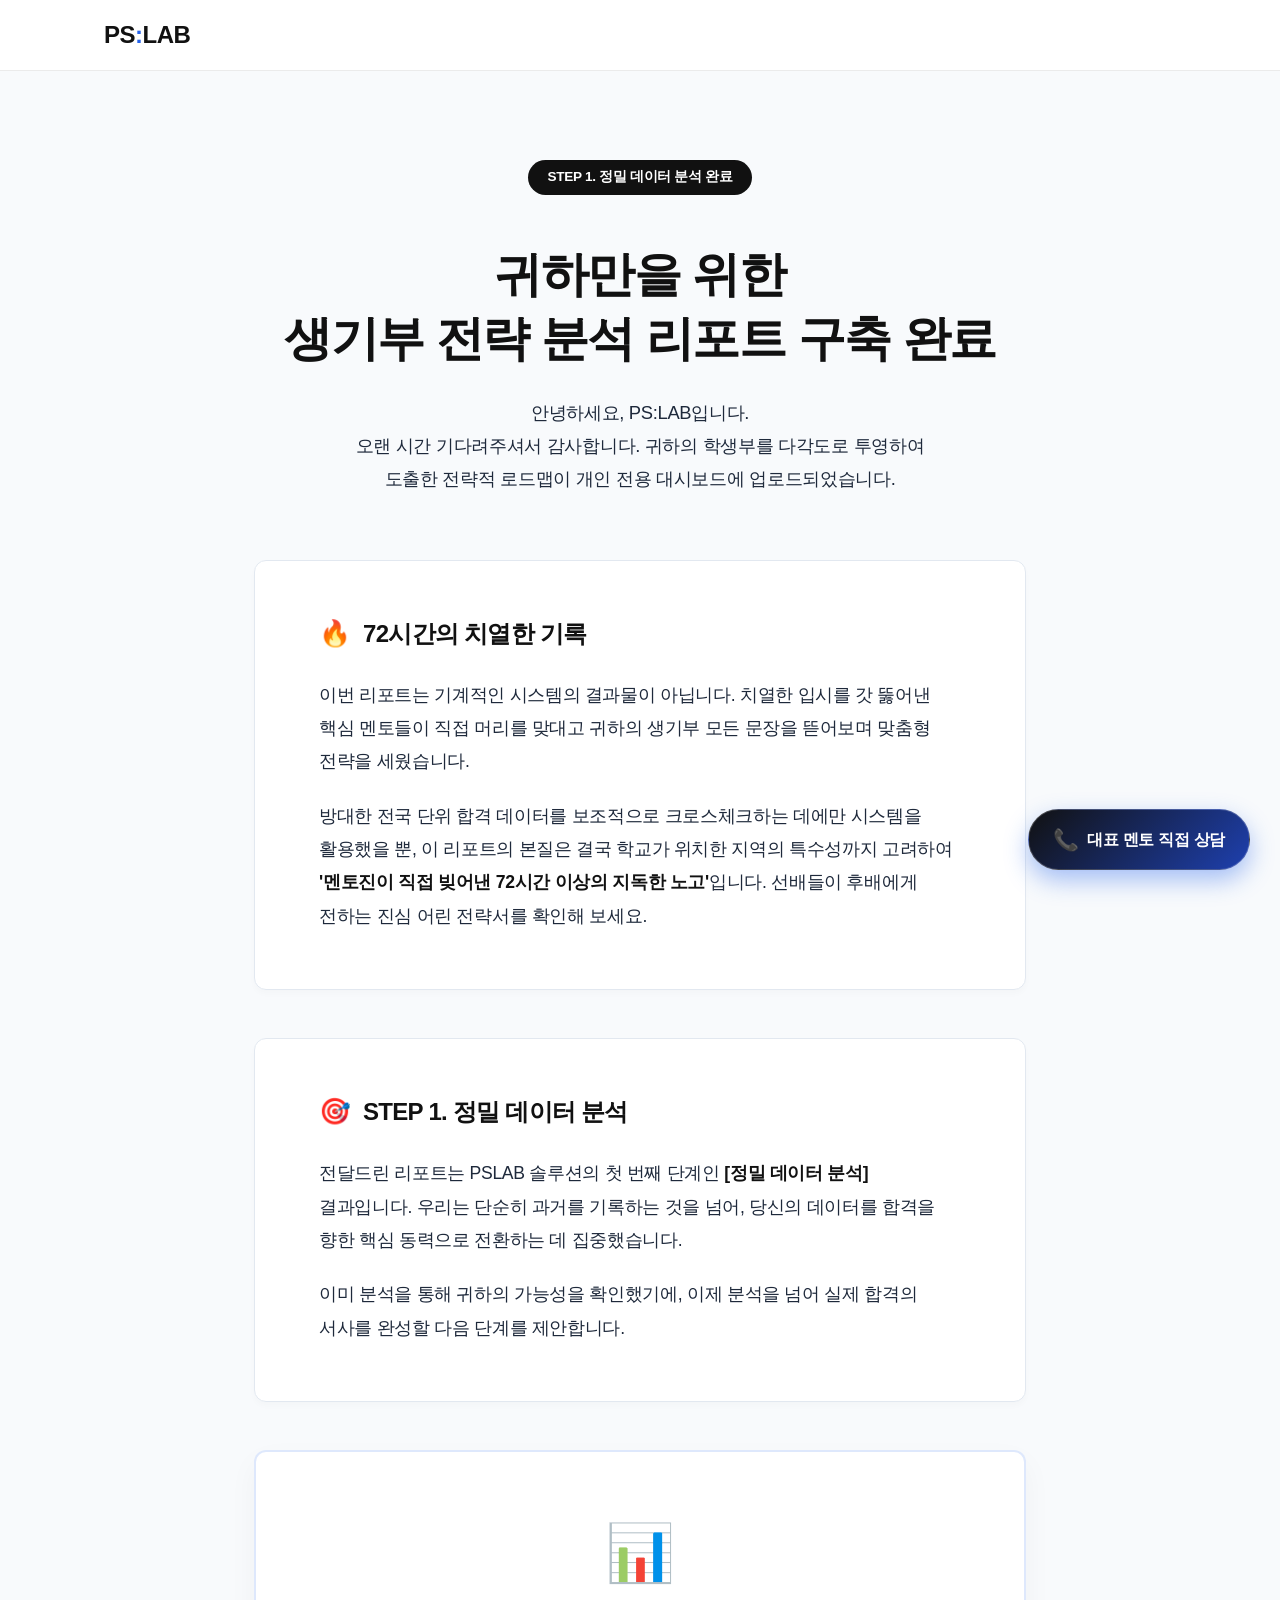
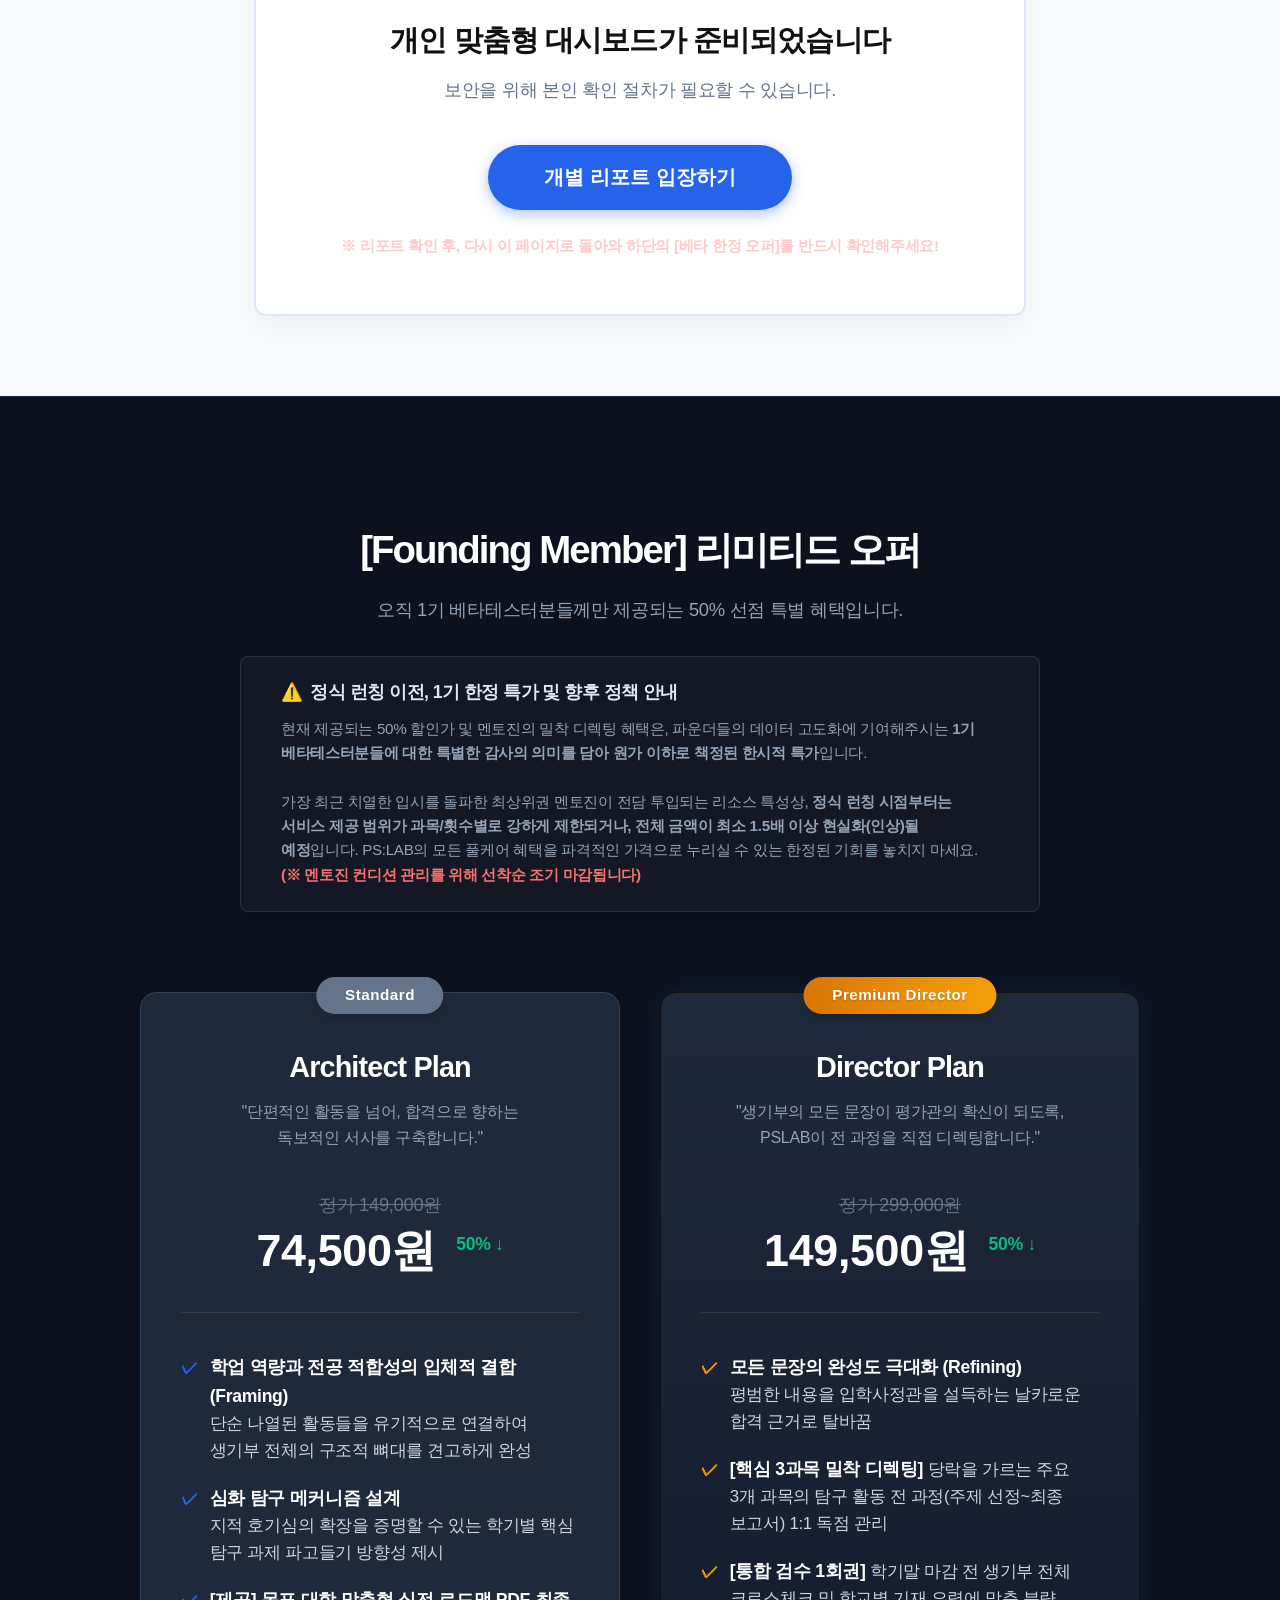
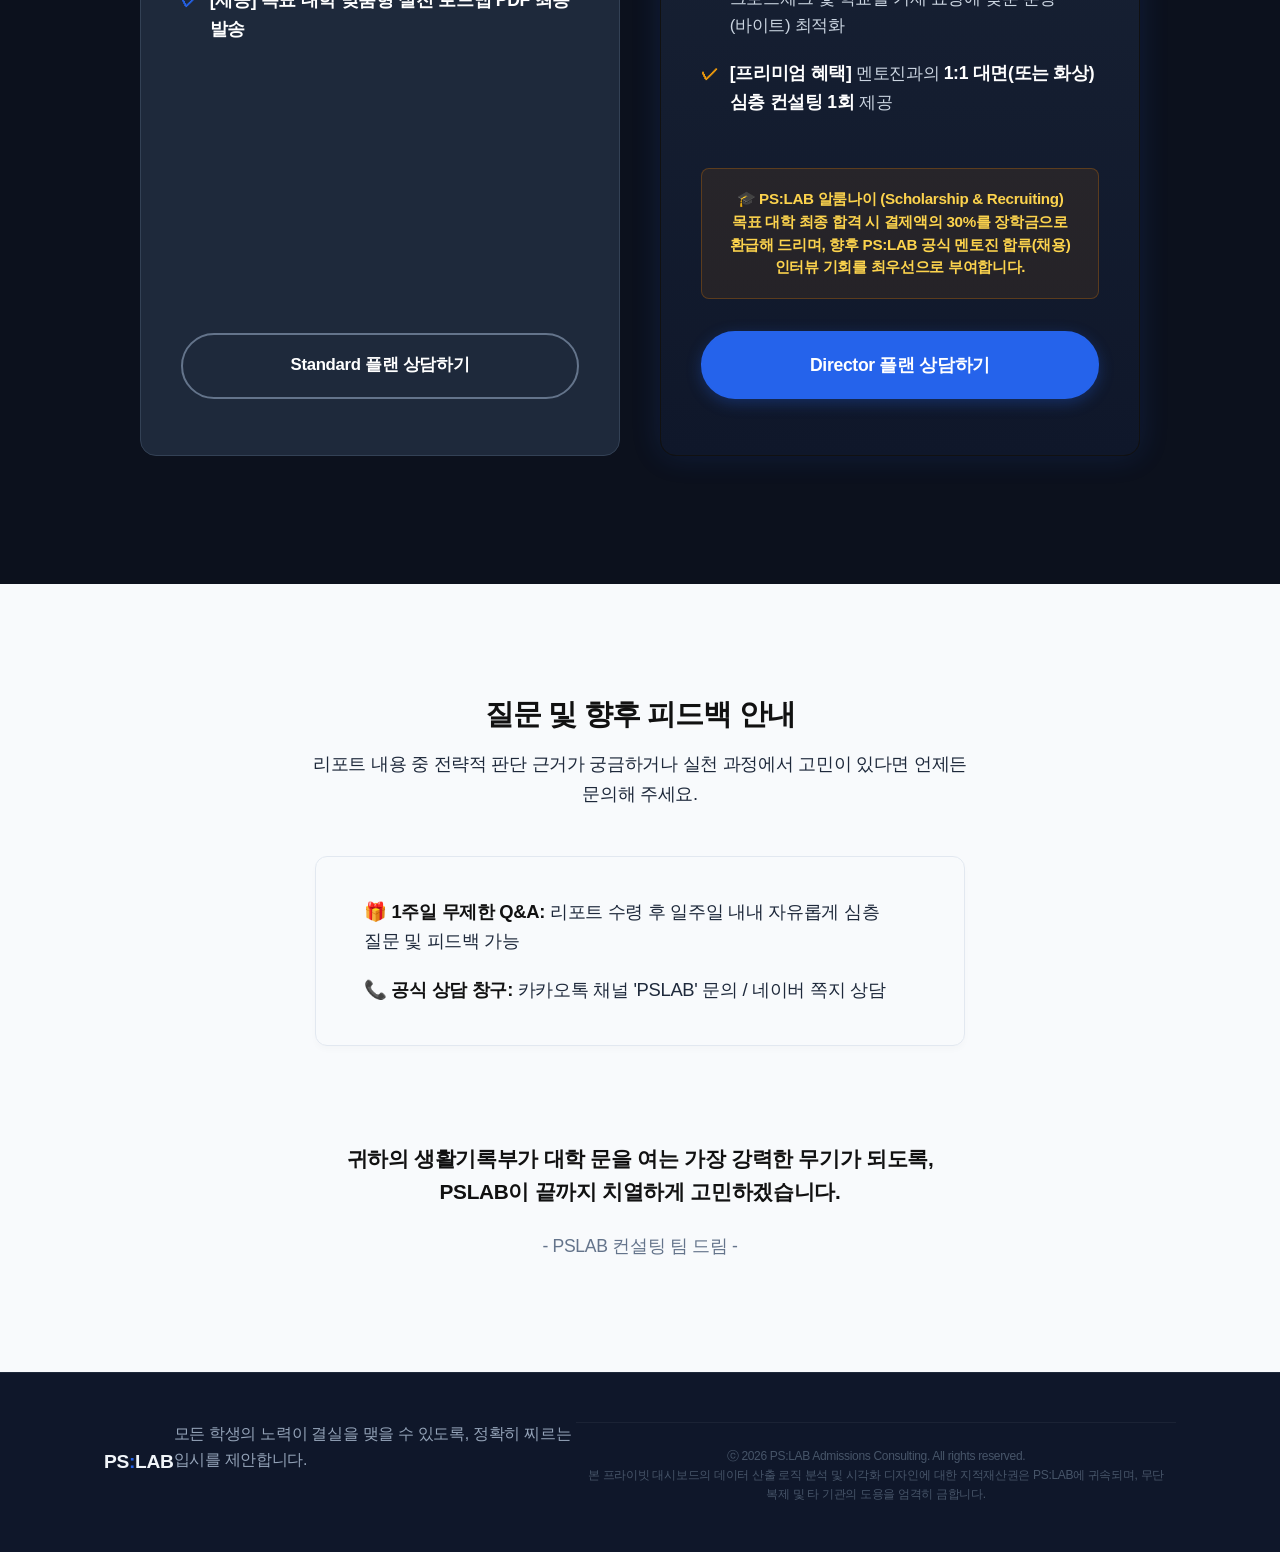
<file: cho/index.html>
<!DOCTYPE html>
<html lang="ko">
<head>
    <meta charset="UTF-8">
    <meta name="viewport" content="width=device-width, initial-scale=1.0">
    <title>PS:LAB | 리포트 도착 안내</title>
    <style>
/* 
   PS:LAB Color Theme (Modern, Data-Driven, Tech Startup)
*/
:root {
    /* Palette: Monochrome + Trust Blue */
    --color-primary: #111111; /* Deep Black for strong contrast */
    --color-primary-light: #333333;
    --color-accent: #2563eb; /* Trustworthy Tech Blue */
    --color-accent-hover: #1d4ed8;
    
    --color-bg-main: #f8fafc; /* Very light slate/gray for modern feel */
    --color-bg-light: #ffffff;
    --color-bg-dark: #0f172a; /* Slate 900 */
    
    --color-text-main: #1e293b; /* Slate 800 */
    --color-text-muted: #64748b; /* Slate 500 */
    --color-text-light: #f1f5f9; /* Slate 100 */
    
    /* Typography */
    --font-sans: 'Pretendard', -apple-system, BlinkMacSystemFont, "Segoe UI", Roboto, "Helvetica Neue", Arial, sans-serif;
    --font-heading: 'Inter', var(--font-sans); /* Inter for English logo/headings */
    
    /* Variables */
    --transition-standard: all 0.2s ease-in-out;
    --border-radius-sm: 4px;
    --border-radius-md: 8px;
    --border-radius-lg: 12px;
}

/* Pretendard Font Import */
@import url("https://cdn.jsdelivr.net/gh/orioncactus/pretendard@v1.3.8/dist/web/static/pretendard.css");
/* Inter for English accents */
@import url('https://fonts.googleapis.com/css2?family=Inter:wght@400;600;800&display=swap');

/* Reset & Basic Setup */
* {
    margin: 0;
    padding: 0;
    box-sizing: border-box;
}

html {
    scroll-behavior: smooth;
    font-size: 16px;
}

body {
    font-family: var(--font-sans);
    color: var(--color-text-main);
    background-color: var(--color-bg-main);
    line-height: 1.6;
    overflow-x: hidden;
    letter-spacing: -0.02em; /* Tighter letter spacing for modern look */
    word-break: keep-all;
    overflow-wrap: break-word;
}

a {
    text-decoration: none;
    color: inherit;
}

ul {
    list-style: none;
}

img {
    max-width: 100%;
    display: block;
}

.container {
    max-width: 1200px;
    margin: 0 auto;
    padding: 0 5%;
}

.text-center { text-align: center; }
.mt-4 { margin-top: 2rem; }

/* Typography */
h1, h2, h3, h4, h5, h6 {
    font-weight: 700;
    line-height: 1.3;
    color: var(--color-primary);
    font-family: var(--font-heading);
    letter-spacing: -0.03em;
    word-break: keep-all;
}

h2 {
    font-size: 2.2rem;
    margin-bottom: 0.5rem;
}

.subtitle {
    font-size: 1.05rem;
    color: var(--color-text-muted);
    font-weight: 400;
    line-height: 1.6;
    word-break: keep-all;
}

.section {
    padding: 5rem 0;
}

.section-header {
    text-align: center;
    margin-bottom: 3.5rem;
}

.bg-light {
    background-color: var(--color-bg-light);
}

.bg-dark {
    background-color: var(--color-bg-dark);
    color: var(--color-text-light);
}

.bg-dark h2 {
    color: var(--color-text-light);
}

.bg-dark .subtitle {
    color: var(--color-text-muted);
}

/* Buttons */
.btn {
    display: inline-block;
    padding: 0.9rem 2.2rem;
    border-radius: 50px; /* Pill shape for startup vibe */
    font-weight: 600;
    font-size: 1.05rem;
    cursor: pointer;
    transition: var(--transition-standard);
    border: 2px solid transparent;
}

.btn-primary {
    background-color: var(--color-accent);
    color: white;
    border-color: var(--color-accent);
    box-shadow: 0 4px 14px 0 rgba(37, 99, 235, 0.39);
}

.btn-primary:hover {
    background-color: var(--color-accent-hover);
    border-color: var(--color-accent-hover);
    transform: translateY(-2px) scale(1.02);
    box-shadow: 0 8px 25px rgba(37, 99, 235, 0.3);
}

.btn-outline {
    background-color: transparent;
    border-color: var(--color-primary);
    color: var(--color-primary);
}

.btn-outline:hover {
    background-color: rgba(0, 0, 0, 0.05);
}

/* Navigation */
.navbar {
    position: fixed;
    top: 0;
    left: 0;
    width: 100%;
    z-index: 1000;
    background-color: rgba(255, 255, 255, 0.9);
    backdrop-filter: blur(12px);
    border-bottom: 1px solid rgba(0, 0, 0, 0.08);
    transition: var(--transition-standard);
}

.navbar.scrolled {
    box-shadow: 0 2px 10px rgba(0, 0, 0, 0.05);
}

.nav-container {
    max-width: 1200px;
    margin: 0 auto;
    padding: 1rem 5%;
    display: flex;
    justify-content: space-between;
    align-items: center;
}

.logo {
    font-family: var(--font-heading);
    font-size: 1.5rem;
    font-weight: 800;
    color: var(--color-primary);
    letter-spacing: -0.5px;
}

.logo span {
    color: var(--color-accent);
}

.nav-links {
    display: flex;
    gap: 2rem;
}

.nav-links a {
    font-size: 0.9rem;
    font-weight: 600;
    color: var(--color-primary);
    transition: color 0.2s;
}

.nav-links a:hover {
    color: var(--color-accent);
}

/* Hero Section */
.hero {
    position: relative;
    padding-top: 8rem;
    padding-bottom: 6rem;
    background-color: var(--color-bg-main);
    display: flex;
    align-items: center;
    justify-content: center;
    color: var(--color-text-main);
    min-height: 80vh;
}

.hero-content {
    max-width: 800px;
    margin: 0 auto;
    text-align: center;
}

.badge {
    display: inline-block;
    padding: 0.4rem 1.2rem;
    background-color: rgba(37, 99, 235, 0.1);
    color: var(--color-accent);
    border-radius: 50px;
    font-size: 0.85rem;
    font-weight: 600;
    margin-bottom: 1.5rem;
}

.hero h1 {
    font-size: clamp(2.2rem, 8vw, 3.8rem); /* Responsive font size */
    color: var(--color-primary);
    margin-bottom: 1.5rem;
    line-height: 1.15;
    letter-spacing: -0.04em;
}

.hero p.hero-subtitle {
    font-size: 1.15rem;
    color: var(--color-text-muted);
    margin-bottom: 2.5rem;
    font-weight: 400;
    word-break: keep-all;
}

.cta-group {
    display: flex;
    gap: 1rem;
    justify-content: center;
}

/* Announcement Section */
.announcement-section {
    padding-top: 3rem;
    padding-bottom: 5rem;
}

.letter-box {
    background-color: var(--color-bg-light);
    padding: 3rem 4rem;
    border-radius: var(--border-radius-lg);
    box-shadow: 0 4px 6px -1px rgba(0, 0, 0, 0.05), 0 2px 4px -1px rgba(0, 0, 0, 0.03);
    border: 1px solid #e2e8f0;
    max-width: 800px;
    margin: 0 auto;
}

.letter-box h2 {
    font-size: 1.5rem;
    color: var(--color-primary);
    margin-bottom: 1rem;
}

.letter-box p {
    font-size: 1rem;
    color: var(--color-text-main);
    line-height: 1.7;
    margin-bottom: 1rem;
}

.letter-box h3 {
    font-size: 1.15rem;
    margin-top: 2rem;
    margin-bottom: 0.8rem;
    color: var(--color-primary);
}

.schedule-list li {
    padding-left: 1rem;
    position: relative;
    margin-bottom: 0.8rem;
    font-size: 0.95rem;
    color: var(--color-text-main);
}

.schedule-list li::before {
    content: '-';
    color: var(--color-accent);
    position: absolute;
    left: 0;
    font-weight: bold;
}

/* About Section & Mentors Grid */
.mentors-grid {
    display: grid;
    grid-template-columns: repeat(auto-fill, minmax(280px, 1fr));
    gap: 1.5rem;
}

.mentor-card {
    background-color: var(--color-bg-light);
    border-radius: var(--border-radius-lg);
    padding: 2rem;
    position: relative;
    border: 1px solid #e2e8f0;
    transition: var(--transition-standard);
    display: flex;
    flex-direction: column;
}

.mentor-card:hover {
    box-shadow: 0 20px 25px -5px rgba(0, 0, 0, 0.1), 0 10px 10px -5px rgba(0, 0, 0, 0.04);
    border-color: var(--color-accent);
    transform: translateY(-5px);
}

.mentor-logo {
    position: absolute;
    top: 1.5rem;
    right: 1.5rem;
    width: 40px;
    height: 40px;
    object-fit: contain;
    opacity: 0.9;
}

.mentor-role {
    font-size: 0.75rem;
    color: var(--color-accent);
    font-weight: 700;
    text-transform: uppercase;
    letter-spacing: 0.5px;
    margin-bottom: 0.5rem;
}

.mentor-name {
    font-size: 1.4rem;
    font-weight: 700;
    margin-bottom: 1rem;
    display: flex;
    flex-direction: column;
}

.mentor-name .mentor-major {
    font-size: 0.85rem;
    color: var(--color-text-muted);
    font-weight: 500;
    margin-top: 0.2rem;
}

.mentor-quote {
    font-size: 1rem;
    line-height: 1.5;
    margin-bottom: 1.5rem;
    color: var(--color-text-main);
    font-weight: 600;
}

.mentor-details {
    margin-top: auto;
    font-size: 0.85rem;
    color: var(--color-text-muted);
    padding-top: 1rem;
    border-top: 1px solid #e2e8f0;
}

.mentor-details p {
    margin-bottom: 0.3rem;
}

/* Process Section */
.process-grid {
    display: grid;
    grid-template-columns: repeat(3, 1fr);
    gap: 1.5rem;
}

.process-card {
    background-color: var(--color-bg-light);
    padding: 2.5rem 2rem;
    border-radius: var(--border-radius-lg);
    border: 1px solid #e2e8f0;
    transition: var(--transition-standard);
}

.process-card:hover {
    border-color: var(--color-accent);
}

.step-number {
    font-family: var(--font-heading);
    font-size: 1.5rem;
    font-weight: 800;
    color: var(--color-accent);
    margin-bottom: 1rem;
}

.process-card h3 {
    font-size: 1.2rem;
    margin-bottom: 0.8rem;
}

.process-card p {
    color: var(--color-text-muted);
    font-size: 0.9rem;
    word-break: keep-all;
}

/* Contact Links */
.contact-links {
    display: grid;
    grid-template-columns: 1fr 1fr;
    gap: 1.5rem;
    max-width: 700px;
    margin: 0 auto;
}

.contact-card {
    background-color: #1e293b;
    border: 1px solid #334155;
    padding: 2.5rem 2rem;
    border-radius: var(--border-radius-lg);
    text-align: center;
    transition: var(--transition-standard);
}

.contact-card:hover {
    background-color: #334155;
    transform: translateY(-3px);
}

.contact-card .icon {
    font-size: 2rem;
    margin-bottom: 1rem;
}

.contact-card h3 {
    color: var(--color-text-light);
    margin-bottom: 0.5rem;
    font-size: 1.2rem;
}

.contact-card p {
    color: #94a3b8;
    margin-bottom: 1.5rem;
    font-size: 0.95rem;
    line-height: 1.5;
    word-break: keep-all;
    padding: 0 10%;
}

.contact-card .btn-text {
    color: var(--color-text-light);
    font-weight: 600;
    font-size: 0.9rem;
    display: flex;
    align-items: center;
    justify-content: center;
    gap: 0.5rem;
    background-color: rgba(255, 255, 255, 0.1);
    padding: 0.5rem 1rem;
    border-radius: 50px;
    width: fit-content;
    margin: 0 auto;
}

/* Footer */
.footer {
    background-color: var(--color-bg-dark);
    color: #94a3b8;
    padding: 3rem 0;
    border-top: 1px solid #1e293b;
}

.footer-content {
    display: flex;
    justify-content: space-between;
    align-items: center;
}

.footer-logo {
    font-family: var(--font-heading);
    font-size: 1.2rem;
    font-weight: 800;
    color: var(--color-text-light);
}

.footer-logo span {
    color: var(--color-accent);
}

.footer-bottom {
    margin-top: 2rem;
    font-size: 0.8rem;
    text-align: center;
}

/* Animations */
.reveal {
    opacity: 0;
    transform: translateY(20px);
    transition: all 0.6s cubic-bezier(0.16, 1, 0.3, 1);
}

.reveal.active {
    opacity: 1;
    transform: translateY(0);
}

.delay-1 { transition-delay: 0.1s; }
.delay-2 { transition-delay: 0.2s; }

.fade-in-up {
    animation: fadeInUp 0.8s cubic-bezier(0.16, 1, 0.3, 1) forwards;
}

@keyframes fadeInUp {
    from {
        opacity: 0;
        transform: translateY(30px);
    }
    to {
        opacity: 1;
        transform: translateY(0);
    }
}

/* Extra Mobile Optimizations */
@media (max-width: 768px) {
    .nav-links { display: none; }
    .hero { padding-top: 6.5rem; padding-bottom: 4rem; min-height: auto; }
    .hero h1 { margin-bottom: 1rem; }
    .section { padding: 4rem 0; }
    .process-grid, .contact-links { grid-template-columns: 1fr; gap: 1rem; }
    .letter-box { padding: 2rem 1.5rem; }
    .footer-content { flex-direction: column; gap: 1rem; text-align: center; }
    .mentors-grid { grid-template-columns: 1fr; }
}

@media (max-width: 480px) {
    .btn { width: 100%; text-align: center; padding: 0.8rem 1.5rem; }
    .cta-group { flex-direction: column; width: 100%; gap: 0.8rem; }
    .logo { font-size: 1.3rem; }
    .pain-point-section h2 { font-size: 1.8rem !important; }
}

</style>
    <style>
        /* 추가 및 보완된 스타일 적용 (가독성 & 프리미엄 강화) */
        body { margin-bottom: 0; }
        
        .delivery-hero {
            padding-top: 10rem;
            padding-bottom: 4rem;
            text-align: center;
        }
        .hero-subtitle {
            font-size: 1.15rem;
            line-height: 1.8;
            color: var(--color-text-main);
            max-width: 650px;
            margin: 1.5rem auto 0;
            font-weight: 500;
        }
        
        .content-container {
            max-width: 900px;
            margin: 0 auto 5rem;
            padding: 0 5%;
        }

        .report-cta-box {
            background: #ffffff;
            border: 2px solid rgba(37,99,235,0.15);
            border-radius: var(--border-radius-lg);
            padding: 3.5rem 2.5rem;
            text-align: center;
            box-shadow: 0 12px 30px rgba(0, 0, 0, 0.04);
            margin-bottom: 4rem;
            transition: transform 0.2s;
        }
        .report-cta-box:hover {
            transform: translateY(-3px);
            border-color: rgba(37,99,235,0.4);
            box-shadow: 0 15px 35px rgba(37,99,235,0.1);
        }
        .report-cta-box h3 {
            font-size: 1.8rem;
            margin-bottom: 1rem;
            color: var(--color-primary);
        }
        .report-cta-box p {
            color: var(--color-text-muted);
            margin-bottom: 2.5rem;
            font-size: 1.15rem;
        }
        
        /* 내용을 자유롭게 길게 넣을 수 있는 화이트보드형 디자인 */
        .info-card {
            background-color: #ffffff;
            padding: 3.5rem 4rem;
            border-radius: var(--border-radius-lg);
            border: 1px solid #e2e8f0;
            margin-bottom: 3rem;
            box-shadow: 0 4px 6px rgba(0,0,0,0.02);
            text-align: left;
        }
        .info-card h4 {
            font-size: 1.5rem;
            margin-bottom: 1.8rem;
            color: var(--color-primary);
            display: flex;
            align-items: center;
            gap: 0.8rem;
            font-weight: 800;
        }
        
        /* 추가되는 글들의 가독성을 극대화하는 paragraph 설정 */
        .info-card p {
            color: var(--color-text-main);
            line-height: 1.9;
            font-size: 1.1rem;
            margin-bottom: 1.3rem;
            word-break: keep-all;
        }
        .info-card p:last-child {
            margin-bottom: 0;
        }
        .info-card strong {
            color: var(--color-primary);
        }
        
        /* 플랜 섹션 (고급스러운 딥 다크 모드) */
        .plan-section {
            background-color: #0c111d; 
            padding: 8rem 5%;
            color: white;
            border-top: 1px solid #1e293b;
        }
        .plan-section-header {
            text-align: center;
            margin-bottom: 5rem;
        }
        .plan-section-header h2 {
            color: white;
            font-size: 2.4rem;
            margin-bottom: 1.2rem;
            letter-spacing: -0.05em;
        }
        .plan-section-header p {
            color: #94a3b8;
            font-size: 1.15rem;
        }
        
        /* 플랜 카드 구조: 동일한 높이 유지 및 버튼 하단 고정 */
        .plan-grid {
            display: grid;
            grid-template-columns: 1fr 1fr;
            gap: 2.5rem;
            max-width: 1000px;
            margin: 0 auto;
        }
        .plan-card {
            background-color: #1e293b;
            border: 1px solid #334155;
            border-radius: 16px;
            padding: 3.5rem 2.5rem;
            position: relative;
            transition: transform 0.3s ease, box-shadow 0.3s ease;
            display: flex;
            flex-direction: column; /* 추가: 버튼 하단 배치를 위한 flex */
        }
        .plan-card:hover {
            transform: translateY(-8px);
            border-color: #475569;
            box-shadow: 0 25px 40px -10px rgba(0, 0, 0, 0.5);
        }
        
        /* 프리미엄 카드 VIP 스타일링 (은은한 골드/오렌지 빛) */
        .plan-card.premium {
            background: linear-gradient(180deg, #1e293b 0%, #0f172a 100%);
            border: 1px solid rgba(217, 119, 6, 0.4);
            box-shadow: 0 10px 30px rgba(217, 119, 6, 0.08); 
        }
        .plan-card.premium:hover {
            border-color: rgba(217, 119, 6, 0.8);
            box-shadow: 0 25px 50px rgba(217, 119, 6, 0.15); 
        }
        
        .plan-badge {
            position: absolute;
            top: -16px;
            left: 50%;
            transform: translateX(-50%);
            background-color: #64748b;
            color: white;
            padding: 0.4rem 1.8rem;
            border-radius: 30px;
            font-size: 0.95rem;
            font-weight: 800;
            letter-spacing: 0.5px;
            box-shadow: 0 4px 10px rgba(0,0,0,0.15);
            white-space: nowrap;
        }
        .plan-card.premium .plan-badge {
            background: linear-gradient(90deg, #d97706, #f59e0b); 
            color: #fff;
            text-shadow: 0 1px 2px rgba(0,0,0,0.2);
        }

        .plan-card h3 {
            color: white;
            font-size: 1.8rem;
            margin-bottom: 0.8rem;
            text-align: center;
        }
        .plan-desc {
            color: #94a3b8;
            font-size: 1rem;
            margin-bottom: 2.5rem;
            line-height: 1.6;
            text-align: center;
            min-height: 50px;
        }
        
        .plan-price {
            text-align: center;
            margin-bottom: 2.5rem;
            padding-bottom: 2.5rem;
            border-bottom: 1px solid rgba(255,255,255,0.08);
        }
        .plan-price .original {
            font-size: 1.15rem;
            color: #64748b;
            text-decoration: line-through;
            display: block;
            margin-bottom: 0.5rem;
        }
        .plan-price .current {
            font-size: 2.8rem;
            font-weight: 800;
            font-family: var(--font-heading);
            color: white;
            line-height: 1;
        }
        .plan-price .discount {
            font-size: 1.1rem;
            color: #10b981;
            margin-left: 0.5rem;
            vertical-align: super; /* 위로 살짝 띄움 */
            font-weight: 700;
        }
        
        /* flex-grow를 주어 남는 공간을 차지하게 만들어, 아래쪽 요소(버튼)를 카드의 맨 바닥으로 밀어냄 */
        .plan-features-wrapper {
            flex-grow: 1;
            display: flex;
            flex-direction: column;
        }

        .feature-list {
            list-style: none;
            margin-bottom: 2rem;
        }
        .feature-list li {
            position: relative;
            padding-left: 1.8rem;
            margin-bottom: 1.2rem;
            color: #cbd5e1;
            font-size: 1.05rem;
            line-height: 1.6;
            word-break: keep-all;
        }
        .feature-list li strong {
            color: white;
            font-size: 1.1rem;
        }
        .feature-list li::before {
            content: '✓';
            color: var(--color-accent);
            position: absolute;
            left: 0;
            font-weight: bold;
            font-size: 1.1rem;
        }
        .plan-card.premium .feature-list li::before {
            color: #f59e0b; /* 프리미엄 카드는 골드 체크마크 */
        }
        
        .success-assurance {
            background-color: rgba(217, 119, 6, 0.1);
            border: 1px solid rgba(217, 119, 6, 0.3);
            color: #fcd34d;
            padding: 1.2rem;
            border-radius: var(--border-radius-md);
            font-size: 0.95rem;
            font-weight: 600;
            margin-top: auto; /* 박스를 아래로 밂 */
            margin-bottom: 2rem;
            text-align: center;
            line-height: 1.5;
        }

        /* 하단 안내 섹션 */
        .closing-section {
            padding: 7rem 5%;
            text-align: center;
            max-width: 800px;
            margin: 0 auto;
        }
        .closing-section h3 {
            font-size: 1.8rem;
            margin-bottom: 1rem;
            color: var(--color-primary);
        }
        
        .contact-box {
            background-color: #f8fafc;
            border: 1px solid #e2e8f0;
            padding: 2.5rem 3rem;
            border-radius: var(--border-radius-lg);
            margin: 3rem auto;
            text-align: left;
            display: inline-block;
            box-shadow: 0 4px 6px rgba(0,0,0,0.02);
            width: 100%;
            max-width: 650px;
        }
        .contact-box ul {
            list-style: none;
            padding: 0;
            margin: 0;
        }
        .contact-box li {
            font-size: 1.15rem;
            color: var(--color-text-main);
            margin-bottom: 1.2rem;
            line-height: 1.6;
        }
        .contact-box li:last-child {
            margin-bottom: 0;
        }
        .contact-box strong {
            color: var(--color-primary);
        }
        
        @media (max-width: 768px) {
            .plan-grid { grid-template-columns: 1fr; }
            .plan-card { padding: 2.5rem 1.5rem; }
            .info-card { padding: 2.5rem 1.5rem; }
            .hero-subtitle { font-size: 1rem; }
            .contact-box { padding: 2rem 1.5rem; }
            .pricing-notice { padding: 1.5rem 1.5rem !important; }
        }

        /* 프리미엄 보안 모달 스타일 */
        .auth-modal-overlay {
            position: fixed;
            top: 0; left: 0; right: 0; bottom: 0;
            background-color: rgba(15, 23, 42, 0.85); /* 다크 오버레이 강화 */
            backdrop-filter: blur(8px); /* 블러 강화 */
            z-index: 1000;
            display: none;
            justify-content: center;
            align-items: center;
            opacity: 0;
            transition: opacity 0.3s ease;
        }
        .auth-modal-overlay.active {
            display: flex;
            opacity: 1;
        }
        .auth-modal {
            background: #1e293b; /* PS:LAB 다크 카드 배경 */
            padding: 3rem 2.5rem;
            border-radius: 20px;
            border: 1px solid rgba(255, 255, 255, 0.1); /* 글래스모피즘 테두리 */
            max-width: 420px;
            width: 90%;
            text-align: center;
            box-shadow: 0 25px 50px -12px rgba(0, 0, 0, 0.5);
            transform: translateY(20px);
            transition: transform 0.3s cubic-bezier(0.16, 1, 0.3, 1);
        }
        .auth-modal-overlay.active .auth-modal {
            transform: translateY(0);
        }
        /* 모달 인풋 플레이스홀더 텍스트 색상 */
        .auth-modal input::placeholder {
            color: #64748b;
        }

        /* 플로팅 카톡 1:1 상담 버튼 */
        .floating-chat-btn {
            position: fixed;
            bottom: 30px;
            right: 30px;
            background: linear-gradient(135deg, var(--color-primary), #1e40af);
            color: white;
            padding: 0.8rem 1.5rem;
            border-radius: 50px;
            display: flex;
            align-items: center;
            gap: 0.5rem;
            font-weight: 700;
            font-size: 1rem;
            box-shadow: 0 10px 25px rgba(37,99,235,0.4);
            z-index: 900;
            transition: all 0.3s cubic-bezier(0.16, 1, 0.3, 1);
            text-decoration: none;
            border: 1px solid rgba(255,255,255,0.2);
        }
        .floating-chat-btn:hover {
            transform: translateY(-5px);
            box-shadow: 0 15px 35px rgba(37,99,235,0.6);
            color: white;
        }
        .chat-icon { font-size: 1.3rem; }
        @media (max-width: 768px) {
            .floating-chat-btn { bottom: 20px; right: 20px; padding: 1rem; border-radius: 50%; }
            .chat-text { display: none; }
        }
    </style>
</head>
<body>
    <nav class="navbar">
        <div class="nav-container">
            <a class='logo' href='/'>PS<span>:</span>LAB</a>
        </div>
    </nav>

    <!-- 애니메이션은 과하지 않게 자연스러운 fade-in 위주로 변경 -->
    <header class="delivery-hero fade-in-up">
        <div class="container">
            <span class="badge" style="background-color: var(--color-primary); color: white;">STEP 1. 정밀 데이터 분석 완료</span>
            <h1 style="font-size: clamp(2rem, 5vw, 3rem); margin-top: 1.5rem; line-height: 1.35;">
                귀하만을 위한<br><strong>생기부 전략 분석 리포트</strong> 구축 완료
            </h1>
            <p class="hero-subtitle">안녕하세요, PS:LAB입니다.<br>오랜 시간 기다려주셔서 감사합니다. 귀하의 학생부를 다각도로 투영하여<br>도출한 전략적 로드맵이 개인 전용 대시보드에 업로드되었습니다.</p>
        </div>
    </header>

    <div class="content-container">
        <!-- 
            [텍스트 추가 영역] 
            .info-card 내부에는 여러 개의 <p> 태그를 연속해서 작성하기만 하면 
            줄간격 1.9의 매우 가독성 높은 형태로 글이 렌더링되도록 설계했습니다.
            글이 아무리 길어져도 깔끔하게 유지됩니다.
        -->
        <div class="info-card reveal active">
            <h4><span style="font-size: 1.6rem;">🔥</span> 72시간의 치열한 기록</h4>
            <p>이번 리포트는 기계적인 시스템의 결과물이 아닙니다. 치열한 입시를 갓 뚫어낸 핵심 멘토들이 직접 머리를 맞대고 귀하의 생기부 모든 문장을 뜯어보며 맞춤형 전략을 세웠습니다.</p>
            <p>방대한 전국 단위 합격 데이터를 보조적으로 크로스체크하는 데에만 시스템을 활용했을 뿐, 이 리포트의 본질은 결국 학교가 위치한 지역의 특수성까지 고려하여 <strong>'멘토진이 직접 빚어낸 72시간 이상의 지독한 노고'</strong>입니다. 선배들이 후배에게 전하는 진심 어린 전략서를 확인해 보세요.</p>
        </div>

        <div class="info-card reveal">
            <h4><span style="font-size: 1.6rem;">🎯</span> STEP 1. 정밀 데이터 분석</h4>
            <p>전달드린 리포트는 PSLAB 솔루션의 첫 번째 단계인 <strong>[정밀 데이터 분석]</strong> 결과입니다. 우리는 단순히 과거를 기록하는 것을 넘어, 당신의 데이터를 합격을 향한 핵심 동력으로 전환하는 데 집중했습니다.</p>
            <p>이미 분석을 통해 귀하의 가능성을 확인했기에, 이제 분석을 넘어 실제 합격의 서사를 완성할 다음 단계를 제안합니다.</p>
        </div>

        <!-- 핵심 리포트 확인 버튼 박스 -->
        <div class="report-cta-box reveal">
            <div style="font-size: 3.5rem; margin-bottom: 1.5rem;">📊</div>
            <h3>개인 맞춤형 대시보드가 준비되었습니다</h3>
            <p>보안을 위해 본인 확인 절차가 필요할 수 있습니다.</p>
            <!-- 인증 모달을 호출하는 버튼으로 변경됨 -->
            <button onclick="openAuthModal()" class="btn btn-primary" style="padding: 1.2rem 3.5rem; font-size: 1.25rem; font-weight: 700; border-radius: 50px; border: none; cursor: pointer; color: white;">개별 리포트 입장하기</button>
            <p style="margin-top: 1.5rem; font-size: 0.95rem; color: #fecaca; font-weight: 700; margin-bottom: 0;">※ 리포트 확인 후, 다시 이 페이지로 돌아와 하단의 [베타 한정 오퍼]를 반드시 확인해주세요!</p>
        </div>
    </div>

    <!-- 유료 플랜 제안 섹션 -->
    <section class="plan-section">
        <div class="container reveal">
            <div class="plan-section-header">
                <h2>[Founding Member] 리미티드 오퍼</h2>
                <p style="margin-bottom: 2rem;">오직 1기 베타테스터분들께만 제공되는 50% 선점 특별 혜택입니다.</p>
                
                <div class="pricing-notice" style="background-color: rgba(255, 255, 255, 0.03); border: 1px solid rgba(255, 255, 255, 0.1); border-radius: var(--border-radius-md); padding: 1.5rem 2.5rem; max-width: 800px; margin: 0 auto; text-align: left; box-shadow: 0 10px 20px rgba(0,0,0,0.2);">
                    <h4 style="color: #e2e8f0; font-size: 1.1rem; font-weight: 700; margin-bottom: 0.8rem; display: flex; align-items: center; gap: 0.5rem;">
                        <span>⚠️</span> 정식 런칭 이전, 1기 한정 특가 및 향후 정책 안내
                    </h4>
                    <p style="color: #94a3b8; font-size: 0.95rem; line-height: 1.6; word-break: keep-all; margin: 0; text-align: left;">
                        현재 제공되는 50% 할인가 및 멘토진의 밀착 디렉팅 혜택은, 파운더들의 데이터 고도화에 기여해주시는 <strong>1기 베타테스터분들에 대한 특별한 감사의 의미를 담아 원가 이하로 책정된 한시적 특가</strong>입니다.<br><br>
                        가장 최근 치열한 입시를 돌파한 최상위권 멘토진이 전담 투입되는 리소스 특성상, <strong>정식 런칭 시점부터는 서비스 제공 범위가 과목/횟수별로 강하게 제한되거나, 전체 금액이 최소 1.5배 이상 현실화(인상)될 예정</strong>입니다. PS:LAB의 모든 풀케어 혜택을 파격적인 가격으로 누리실 수 있는 한정된 기회를 놓치지 마세요. <span style="color: #f87171; font-weight: 600;">(※ 멘토진 컨디션 관리를 위해 선착순 조기 마감됩니다)</span>
                    </p>
                </div>
            </div>
            
            <div class="plan-grid">
                <!-- Standard Plan -->
                <div class="plan-card">
                    <div class="plan-badge">Standard</div>
                    <h3>Architect Plan</h3>
                    <p class="plan-desc">"단편적인 활동을 넘어, 합격으로 향하는<br>독보적인 서사를 구축합니다."</p>
                    
                    <div class="plan-price">
                        <span class="original">정가 149,000원</span>
                        <div class="current">74,500원 <span class="discount">50% ↓</span></div>
                    </div>
                    
                    <!-- 혜택 내용 & 액션 버튼 래퍼 (높이 맞춤용) -->
                    <div class="plan-features-wrapper">
                        <ul class="feature-list">
                            <li><strong>학업 역량과 전공 적합성의 입체적 결합 (Framing)</strong><br>단순 나열된 활동들을 유기적으로 연결하여 생기부 전체의 구조적 뼈대를 견고하게 완성</li>
                            <li><strong>심화 탐구 메커니즘 설계</strong><br>지적 호기심의 확장을 증명할 수 있는 학기별 핵심 탐구 과제 파고들기 방향성 제시</li>
                            <li><strong>[제공] 목표 대학 맞춤형 실전 로드맵 PDF 최종 발송</strong></li>
                        </ul>
                    </div>
                    
                    <!-- 항상 카드 최하단에 버튼이 고정 배치됨 -->
                    <a href="https://open.kakao.com/o/siqpqtli" target="_blank" class="btn btn-outline" style="width: 100%; text-align: center; padding: 1.1rem; border-color: #64748b; color: white; font-weight: 700; transition: all 0.3s ease;" onmouseover="this.style.backgroundColor='rgba(255,255,255,0.1)';" onmouseout="this.style.backgroundColor='transparent';">Standard 플랜 상담하기</a>
                </div>

                <!-- Premium Plan (VIP 전용 럭셔리 스타일링 적용됨) -->
                <div class="plan-card premium" style="border: 1px solid var(--color-primary); box-shadow: 0 0 30px rgba(37, 99, 235, 0.15);">
                    <div class="plan-badge">Premium Director</div>
                    <h3>Director Plan</h3>
                    <p class="plan-desc">"생기부의 모든 문장이 평가관의 확신이 되도록,<br>PSLAB이 전 과정을 직접 디렉팅합니다."</p>
                    
                    <div class="plan-price">
                        <span class="original">정가 299,000원</span>
                        <div class="current">149,500원 <span class="discount">50% ↓</span></div>
                    </div>
                    
                    <div class="plan-features-wrapper">
                        <ul class="feature-list">
                            <li><strong>모든 문장의 완성도 극대화 (Refining)</strong><br>평범한 내용을 입학사정관을 설득하는 날카로운 합격 근거로 탈바꿈</li>
                            <li><strong>[핵심 3과목 밀착 디렉팅]</strong> 당락을 가르는 주요 3개 과목의 탐구 활동 전 과정(주제 선정~최종 보고서) 1:1 독점 관리</li>
                            <li><strong>[통합 검수 1회권]</strong> 학기말 마감 전 생기부 전체 크로스체크 및 학교별 기재 요령에 맞춘 분량(바이트) 최적화</li>
                            <li><strong>[프리미엄 혜택]</strong> 멘토진과의 <strong>1:1 대면(또는 화상) 심층 컨설팅 1회</strong> 제공</li>
                        </ul>
                        
                        <div class="success-assurance">
                            🎓 <strong>PS:LAB 알룸나이 (Scholarship & Recruiting)</strong><br>목표 대학 최종 합격 시 <strong>결제액의 30%를 장학금으로 환급</strong>해 드리며, 향후 <strong>PS:LAB 공식 멘토진 합류(채용) 인터뷰 기회</strong>를 최우선으로 부여합니다.
                        </div>
                    </div>
                    
                    <a href="https://open.kakao.com/o/siqpqtli" target="_blank" class="btn btn-primary" style="width: 100%; text-align: center; padding: 1.1rem; font-weight: 700; font-size: 1.1rem; box-shadow: 0 4px 15px rgba(37, 99, 235, 0.3);">Director 플랜 상담하기</a>
                </div>
            </div>
            
        </div>
    </section>

    <!-- 마무리 안내 섹션 -->
    <div class="closing-section reveal">
        <h3 style="font-weight: 800;">질문 및 향후 피드백 안내</h3>
        <p style="font-size: 1.15rem; color: var(--color-text-main);">리포트 내용 중 전략적 판단 근거가 궁금하거나 실천 과정에서 고민이 있다면 언제든 문의해 주세요.</p>
        
        <div class="contact-box">
            <ul>
                <li>🎁 <strong>1주일 무제한 Q&A:</strong> 리포트 수령 후 일주일 내내 자유롭게 심층 질문 및 피드백 가능</li>
                <li>📞 <strong>공식 상담 창구:</strong> 카카오톡 채널 'PSLAB' 문의 / 네이버 쪽지 상담</li>
            </ul>
        </div>
        
        <p style="margin-top: 3rem; font-weight: 800; font-size: 1.3rem; color: var(--color-primary);">
            귀하의 생활기록부가 대학 문을 여는 가장 강력한 무기가 되도록,<br>PSLAB이 끝까지 치열하게 고민하겠습니다.
        </p>
        <p style="margin-top: 1.5rem; font-size: 1.1rem; color: var(--color-text-muted);">
            - PSLAB 컨설팅 팀 드림 -
        </p>
    </div>

    <footer class="footer">
        <div class="container footer-content">
            <div class="footer-logo">PS<span>:</span>LAB</div>
            <div style="color: #94a3b8; margin-bottom: 2rem;">모든 학생의 노력이 결실을 맺을 수 있도록, 정확히 찌르는 입시를 제안합니다.</div>
            
            <div style="font-size: 0.75rem; color: #475569; border-top: 1px solid rgba(255,255,255,0.05); padding-top: 1.5rem; text-align: center; line-height: 1.6;">
                ⓒ 2026 PS:LAB Admissions Consulting. All rights reserved.<br>
                본 프라이빗 대시보드의 데이터 산출 로직 분석 및 시각화 디자인에 대한 지적재산권은 PS:LAB에 귀속되며, 무단 복제 및 타 기관의 도용을 엄격히 금합니다.
            </div>
        </div>
    </footer>

    <!-- 본인 확인 모달 HTML (다크 모드 리디자인) -->
    <div id="authModal" class="auth-modal-overlay">
        <div class="auth-modal">
            <h3 style="font-size: 1.5rem; color: #ffffff; margin-bottom: 0.6rem; font-weight: 800; display: flex; justify-content: center; align-items: center; gap: 0.5rem;">
                <span>🤝</span> 1기 멤버 인증
            </h3>
            <p style="color: #94a3b8; margin-bottom: 2rem; font-size: 0.95rem; line-height: 1.6; word-break: keep-all;">프라이빗 데이터 보호 및 한정 혜택을 위한 절차입니다.<br>저희 팀을 <strong>가장 처음 만난 커뮤니티</strong>를 입력해주세요.</p>
            
            <input type="text" id="authPin" placeholder="커뮤니티 이름 입력" style="width: 100%; padding: 1.2rem; background: rgba(255, 255, 255, 0.05); color: #ffffff; border: 1px solid rgba(255, 255, 255, 0.1); border-radius: 12px; margin-bottom: 1rem; text-align: center; font-size: 1.1rem; letter-spacing: 1px; outline: none; transition: all 0.3s ease;">
            <p id="authError" style="color: #ef4444; font-size: 0.85rem; margin-top: -0.2rem; margin-bottom: 1.5rem; display: none; font-weight: 600;">인증 정보가 올바르지 않습니다.</p>
            
            <div style="display: flex; gap: 0.8rem;">
                <button onclick="closeAuthModal()" id="closeBtn" class="btn btn-outline" style="flex: 1; padding: 1rem; color: #94a3b8; border-color: rgba(255, 255, 255, 0.2); font-weight: 600; border-radius: 12px;">뒤로</button>
                <button onclick="verifyAuth()" id="verifyBtn" class="btn btn-primary" style="flex: 1; padding: 1rem; border: none; font-weight: 700; border-radius: 12px; box-shadow: 0 4px 14px rgba(37,99,235,0.4);">인증하기</button>
            </div>
        </div>
    </div>

    <!-- 플로팅 전화 상담 버튼 -->
    <a href="tel:010-2446-8370" class="floating-chat-btn">
        <span class="chat-icon">📞</span>
        <span class="chat-text">대표 멘토 직접 상담</span>
    </a>

    <script>
document.addEventListener('DOMContentLoaded', () => {
    // 1. Navbar Scroll Effect
    const navbar = document.querySelector('.navbar');
    
    window.addEventListener('scroll', () => {
        if (window.scrollY > 50) {
            navbar.classList.add('scrolled');
        } else {
            navbar.classList.remove('scrolled');
        }
    });

    // 2. Scroll Reveal Animation using Intersection Observer
    const revealElements = document.querySelectorAll('.reveal');
    
    const revealOptions = {
        threshold: 0.15,
        rootMargin: "0px 0px -50px 0px"
    };

    const revealObserver = new IntersectionObserver((entries, observer) => {
        entries.forEach(entry => {
            if (entry.isIntersecting) {
                entry.target.classList.add('active');
                observer.unobserve(entry.target);
            }
        });
    }, revealOptions);

    revealElements.forEach(el => {
        revealObserver.observe(el);
    });

    // 3. Smooth Scrolling for Anchor Links
    document.querySelectorAll('a[href^="#"]').forEach(anchor => {
        anchor.addEventListener('click', function (e) {
            e.preventDefault();
            
            const targetId = this.getAttribute('href');
            if (targetId === '#') return;
            
            const targetElement = document.querySelector(targetId);
            const navbarHeight = document.querySelector('.navbar').offsetHeight;
            
            if (targetElement) {
                const elementPosition = targetElement.getBoundingClientRect().top;
                const offsetPosition = elementPosition + window.scrollY - navbarHeight;
  
                window.scrollTo({
                    top: offsetPosition,
                    behavior: 'smooth'
                });
            }
        });
    });
});

</script>

    <!-- 모달 제어용 스크립트 -->
    <script>
        // ★중요★ 1기 멤버들이 팀을 처음 알게 된 커뮤니티 혹은 장소의 '핵심 키워드'를 적어주세요 (한 번만 세팅하면 모든 학생에게 공통 적용됨)
        const SECRET_COMMUNITY_KEYWORD = "수만휘"; // 예: "수만휘", "오르비", "시대인재" 등

        // 이동할 타겟 리포트 주소
        const REPORT_URL = "report.html";

        const authModal = document.getElementById('authModal');
        const authPin = document.getElementById('authPin');
        const authError = document.getElementById('authError');
        const verifyBtn = document.getElementById('verifyBtn');

        function openAuthModal() {
            authModal.classList.add('active');
            authPin.value = '';
            authError.style.display = 'none';
            authPin.style.borderColor = 'rgba(255, 255, 255, 0.1)';
            authPin.style.boxShadow = 'none';
            verifyBtn.innerText = '인증하기';
            verifyBtn.style.opacity = '1';
            // 모달이 열리면 자동으로 입력창에 포커스 (모바일 키보드 위함)
            setTimeout(() => authPin.focus(), 100);
        }

        function closeAuthModal() {
            authModal.classList.remove('active');
        }

        function verifyAuth() {
            // 사용자가 입력한 값 (포함 여부만 검사하므로 띄어쓰기 등 무시)
            const inputValue = authPin.value.trim().replace(/\s+/g, '');
            
            // 입력 텍스트에 지정한 핵심 키워드가 '포함'되어 있는지 검사 (예: "수만휘에서요" 도 통과)
            if (inputValue.includes(SECRET_COMMUNITY_KEYWORD)) {
                authError.style.display = 'none';
                authPin.style.borderColor = '#10b981'; // 초록색 통과 응답
                authPin.style.boxShadow = '0 0 15px rgba(16, 185, 129, 0.2)';
                verifyBtn.innerText = '인증 확인 중...';
                verifyBtn.style.opacity = '0.7';
                
                // 0.8초의 가짜 딜레이를 주어 실제 서버에서 데이터베이스를 조회하는 듯한 프리미엄 연출
                setTimeout(() => {
                    closeAuthModal();
                    // 새 탭으로 리포트 열기
                    window.open(REPORT_URL, '_blank');
                }, 800);
            } else {
                authError.style.display = 'block';
                authPin.style.borderColor = '#ef4444';
                authPin.style.boxShadow = '0 0 15px rgba(239, 68, 68, 0.2)';
                authPin.focus();
            }
        }

        // 엔터키 입력 지원
        authPin.addEventListener('keypress', function(e) {
            if (e.key === 'Enter') {
                verifyAuth();
            }
        });

        // Esc키로 모달 닫기 지원 (더 나은 UX)
        document.addEventListener('keydown', function(e) {
            if (e.key === 'Escape' && authModal.classList.contains('active')) {
                closeAuthModal();
            }
        });
        
        // 인풋창 포커스 시 테두리 색상 및 글로우 뷰티피케이션
        authPin.addEventListener('focus', function() {
            this.style.borderColor = 'var(--color-primary)';
            this.style.boxShadow = '0 0 15px rgba(37, 99, 235, 0.3)';
            authError.style.display = 'none';
        });
        authPin.addEventListener('blur', function() {
            if(authError.style.display !== 'block') {
                this.style.borderColor = 'rgba(255, 255, 255, 0.1)';
                this.style.boxShadow = 'none';
            }
        });
    </script>
</body>
</html>
</file>
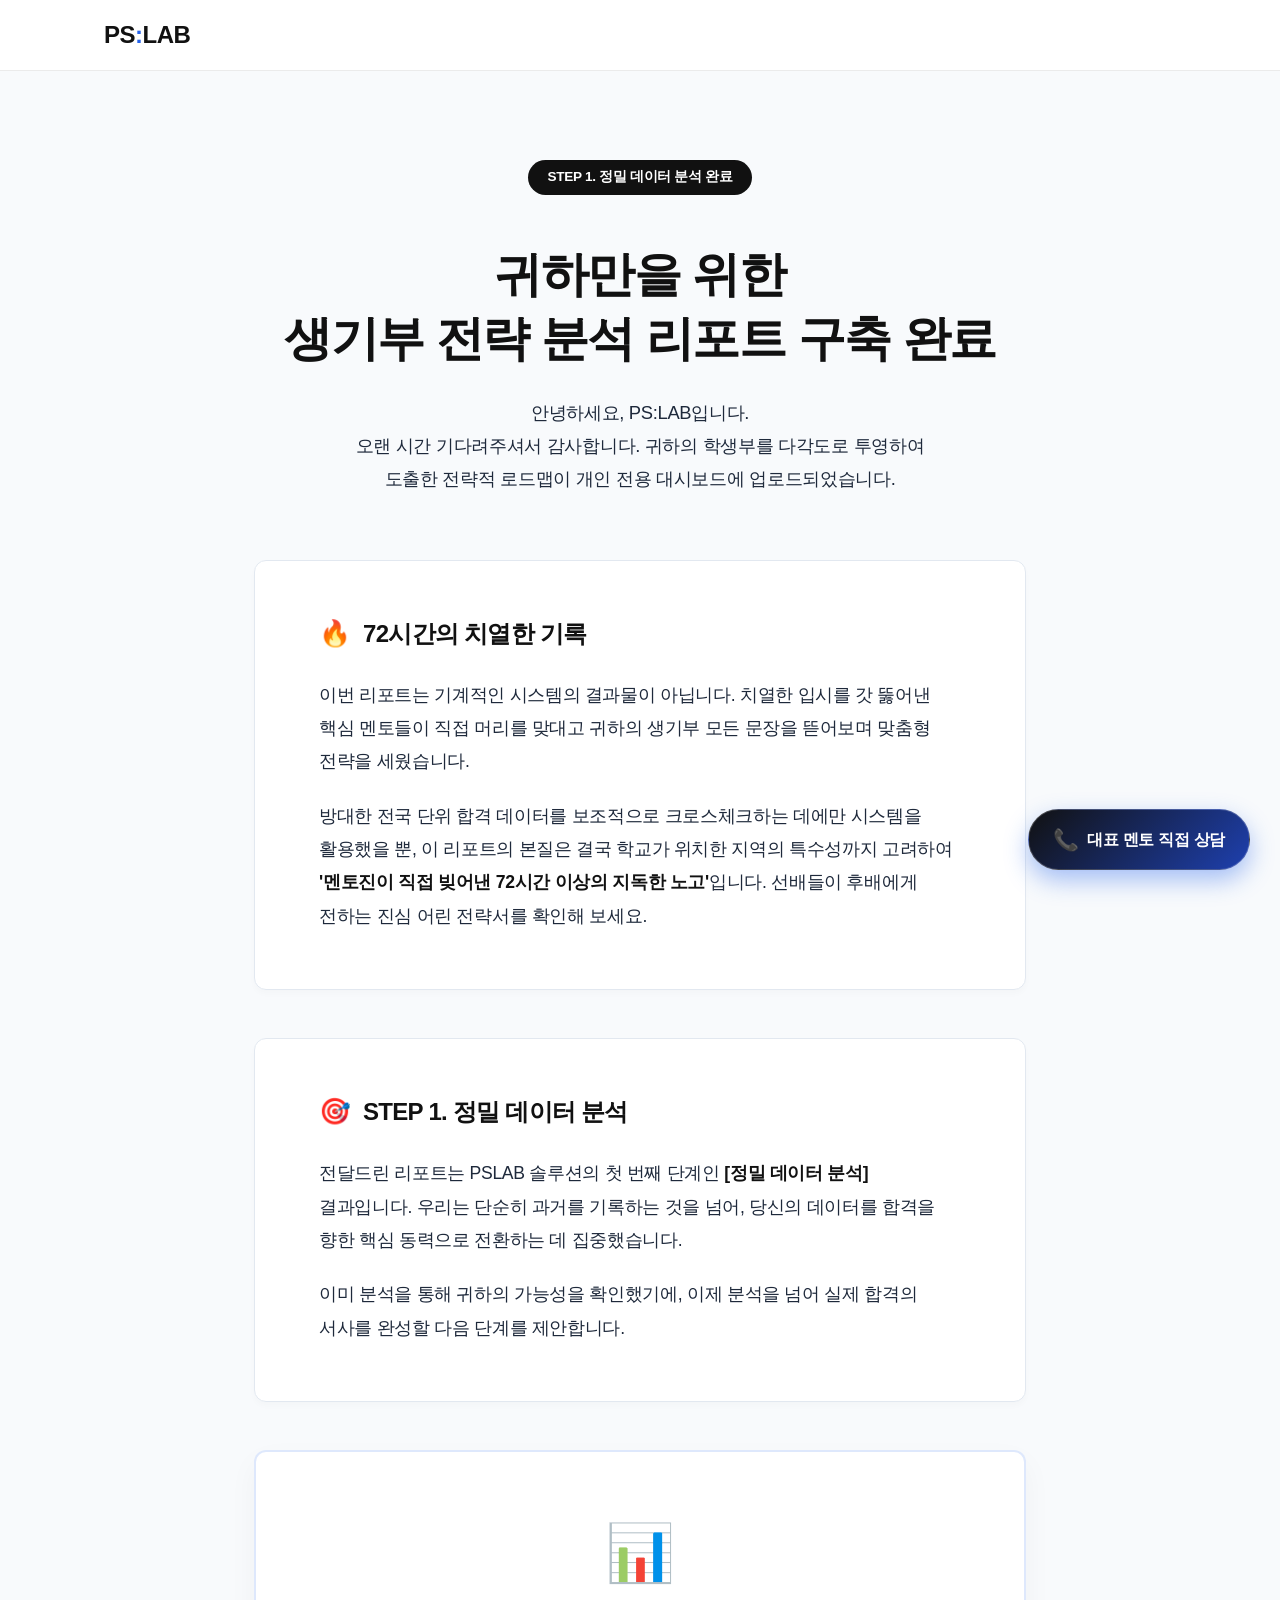
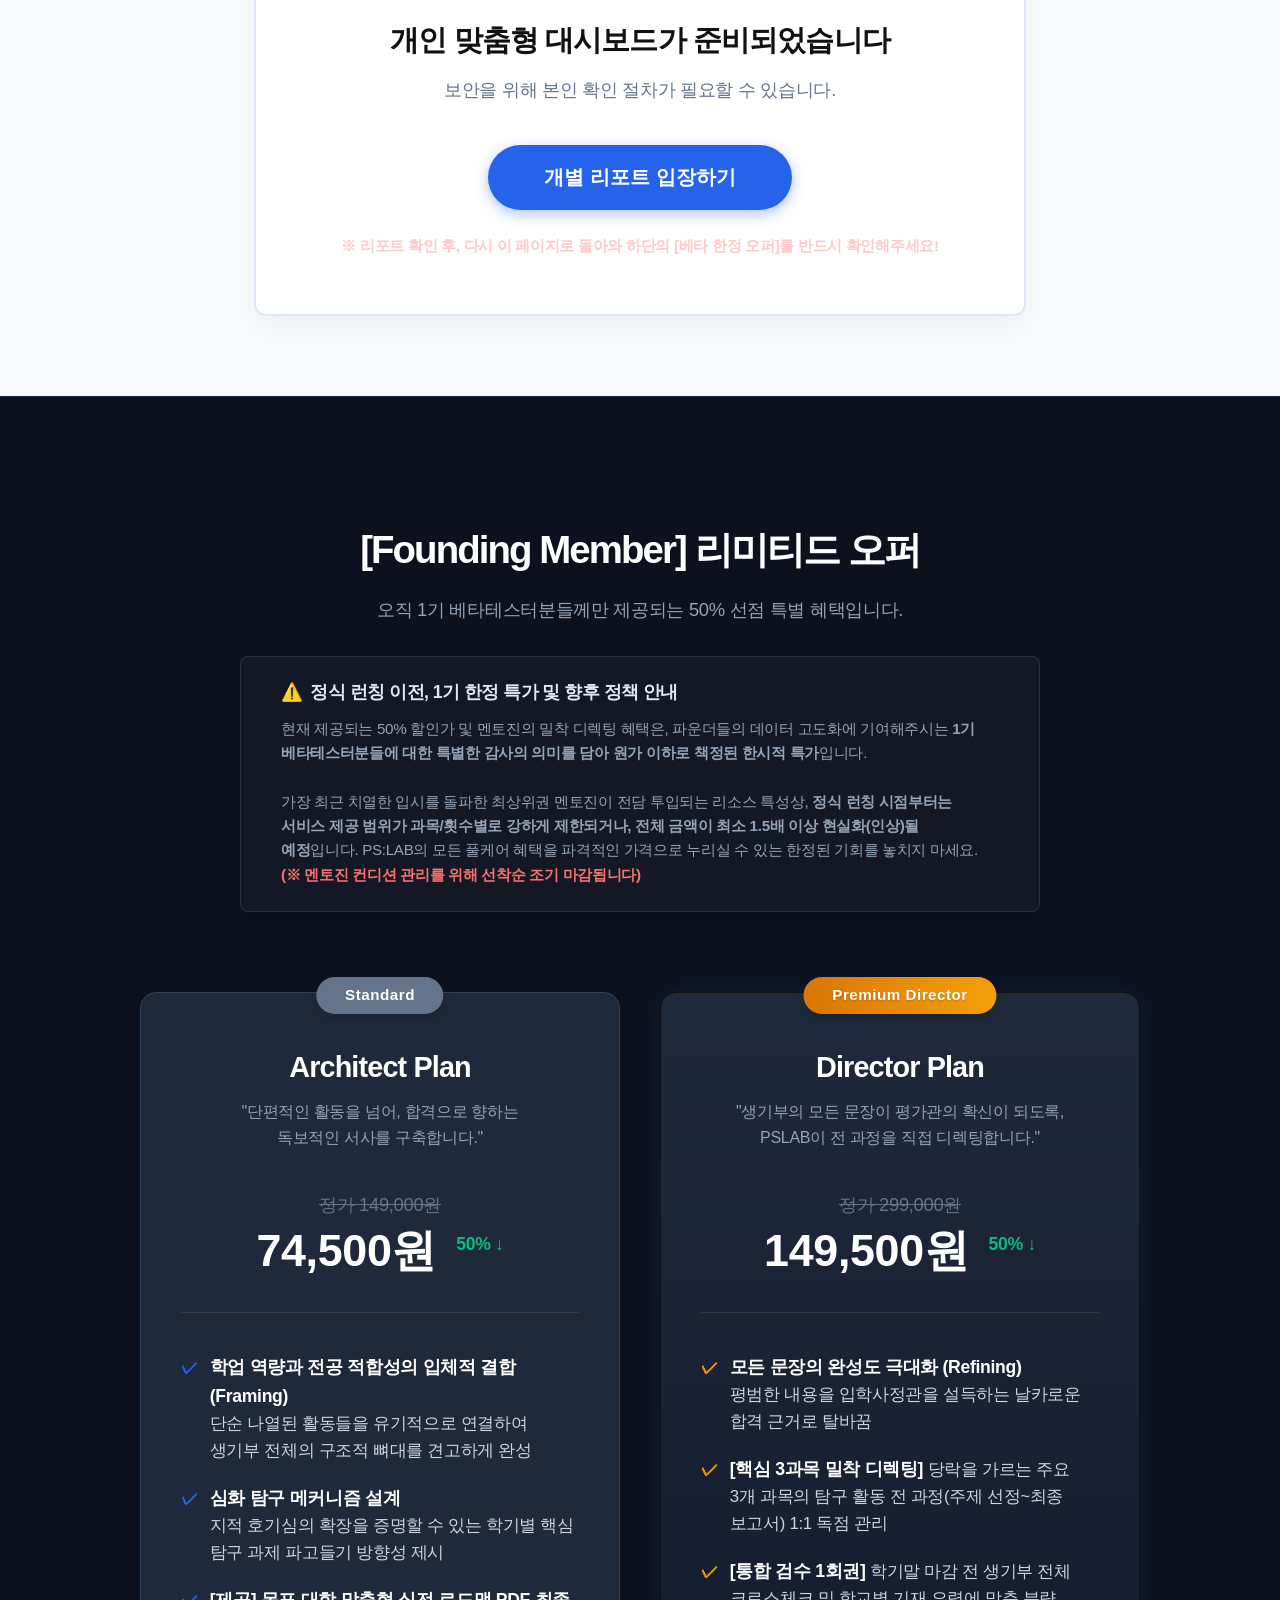
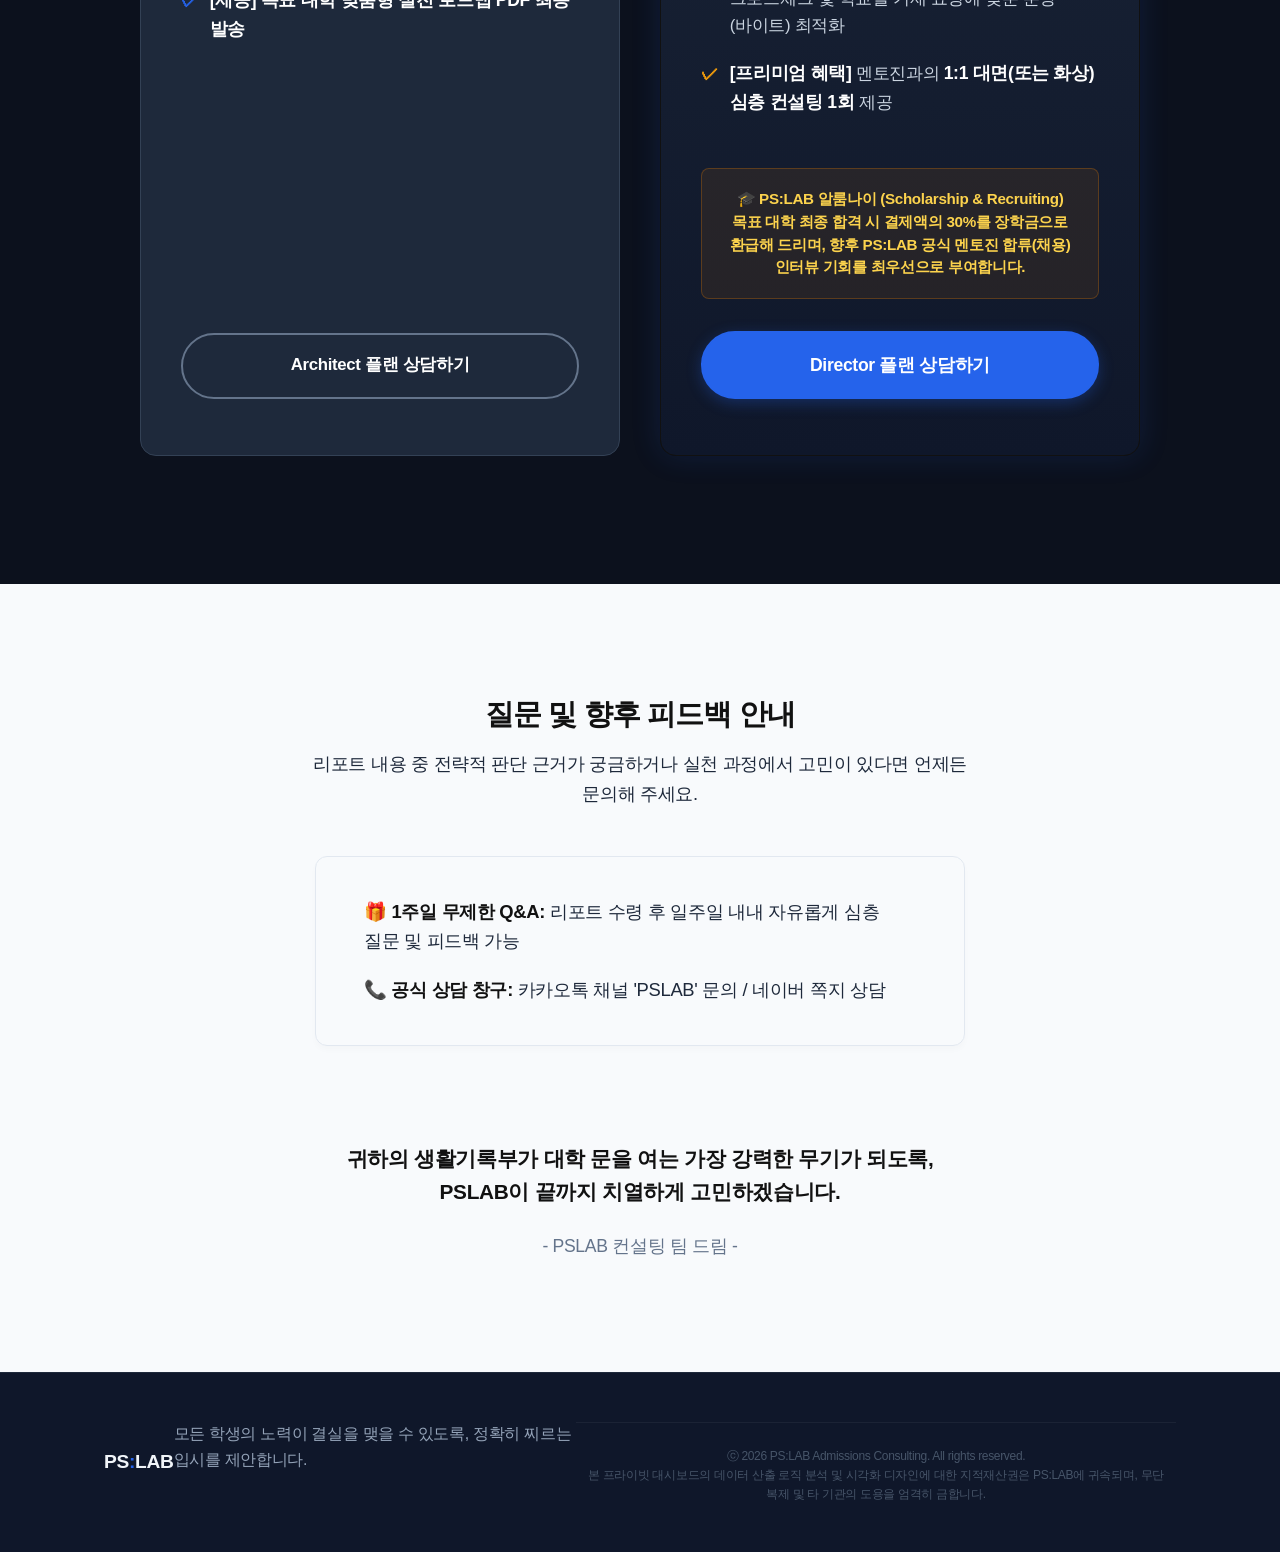
<file: hong/index.html>
<!DOCTYPE html>
<html lang="ko">
<head>
    <meta charset="UTF-8">
    <meta name="viewport" content="width=device-width, initial-scale=1.0">
    <title>PS:LAB | 리포트 도착 안내</title>
    <style>
/* 
   PS:LAB Color Theme (Modern, Data-Driven, Tech Startup)
*/
:root {
    /* Palette: Monochrome + Trust Blue */
    --color-primary: #111111; /* Deep Black for strong contrast */
    --color-primary-light: #333333;
    --color-accent: #2563eb; /* Trustworthy Tech Blue */
    --color-accent-hover: #1d4ed8;
    
    --color-bg-main: #f8fafc; /* Very light slate/gray for modern feel */
    --color-bg-light: #ffffff;
    --color-bg-dark: #0f172a; /* Slate 900 */
    
    --color-text-main: #1e293b; /* Slate 800 */
    --color-text-muted: #64748b; /* Slate 500 */
    --color-text-light: #f1f5f9; /* Slate 100 */
    
    /* Typography */
    --font-sans: 'Pretendard', -apple-system, BlinkMacSystemFont, "Segoe UI", Roboto, "Helvetica Neue", Arial, sans-serif;
    --font-heading: 'Inter', var(--font-sans); /* Inter for English logo/headings */
    
    /* Variables */
    --transition-standard: all 0.2s ease-in-out;
    --border-radius-sm: 4px;
    --border-radius-md: 8px;
    --border-radius-lg: 12px;
}

/* Pretendard Font Import */
@import url("https://cdn.jsdelivr.net/gh/orioncactus/pretendard@v1.3.8/dist/web/static/pretendard.css");
/* Inter for English accents */
@import url('https://fonts.googleapis.com/css2?family=Inter:wght@400;600;800&display=swap');

/* Reset & Basic Setup */
* {
    margin: 0;
    padding: 0;
    box-sizing: border-box;
}

html {
    scroll-behavior: smooth;
    font-size: 16px;
}

body {
    font-family: var(--font-sans);
    color: var(--color-text-main);
    background-color: var(--color-bg-main);
    line-height: 1.6;
    overflow-x: hidden;
    letter-spacing: -0.02em; /* Tighter letter spacing for modern look */
    word-break: keep-all;
    overflow-wrap: break-word;
}

a {
    text-decoration: none;
    color: inherit;
}

ul {
    list-style: none;
}

img {
    max-width: 100%;
    display: block;
}

.container {
    max-width: 1200px;
    margin: 0 auto;
    padding: 0 5%;
}

.text-center { text-align: center; }
.mt-4 { margin-top: 2rem; }

/* Typography */
h1, h2, h3, h4, h5, h6 {
    font-weight: 700;
    line-height: 1.3;
    color: var(--color-primary);
    font-family: var(--font-heading);
    letter-spacing: -0.03em;
    word-break: keep-all;
}

h2 {
    font-size: 2.2rem;
    margin-bottom: 0.5rem;
}

.subtitle {
    font-size: 1.05rem;
    color: var(--color-text-muted);
    font-weight: 400;
    line-height: 1.6;
    word-break: keep-all;
}

.section {
    padding: 5rem 0;
}

.section-header {
    text-align: center;
    margin-bottom: 3.5rem;
}

.bg-light {
    background-color: var(--color-bg-light);
}

.bg-dark {
    background-color: var(--color-bg-dark);
    color: var(--color-text-light);
}

.bg-dark h2 {
    color: var(--color-text-light);
}

.bg-dark .subtitle {
    color: var(--color-text-muted);
}

/* Buttons */
.btn {
    display: inline-block;
    padding: 0.9rem 2.2rem;
    border-radius: 50px; /* Pill shape for startup vibe */
    font-weight: 600;
    font-size: 1.05rem;
    cursor: pointer;
    transition: var(--transition-standard);
    border: 2px solid transparent;
}

.btn-primary {
    background-color: var(--color-accent);
    color: white;
    border-color: var(--color-accent);
    box-shadow: 0 4px 14px 0 rgba(37, 99, 235, 0.39);
}

.btn-primary:hover {
    background-color: var(--color-accent-hover);
    border-color: var(--color-accent-hover);
    transform: translateY(-2px) scale(1.02);
    box-shadow: 0 8px 25px rgba(37, 99, 235, 0.3);
}

.btn-outline {
    background-color: transparent;
    border-color: var(--color-primary);
    color: var(--color-primary);
}

.btn-outline:hover {
    background-color: rgba(0, 0, 0, 0.05);
}

/* Navigation */
.navbar {
    position: fixed;
    top: 0;
    left: 0;
    width: 100%;
    z-index: 1000;
    background-color: rgba(255, 255, 255, 0.9);
    backdrop-filter: blur(12px);
    border-bottom: 1px solid rgba(0, 0, 0, 0.08);
    transition: var(--transition-standard);
}

.navbar.scrolled {
    box-shadow: 0 2px 10px rgba(0, 0, 0, 0.05);
}

.nav-container {
    max-width: 1200px;
    margin: 0 auto;
    padding: 1rem 5%;
    display: flex;
    justify-content: space-between;
    align-items: center;
}

.logo {
    font-family: var(--font-heading);
    font-size: 1.5rem;
    font-weight: 800;
    color: var(--color-primary);
    letter-spacing: -0.5px;
}

.logo span {
    color: var(--color-accent);
}

.nav-links {
    display: flex;
    gap: 2rem;
}

.nav-links a {
    font-size: 0.9rem;
    font-weight: 600;
    color: var(--color-primary);
    transition: color 0.2s;
}

.nav-links a:hover {
    color: var(--color-accent);
}

/* Hero Section */
.hero {
    position: relative;
    padding-top: 8rem;
    padding-bottom: 6rem;
    background-color: var(--color-bg-main);
    display: flex;
    align-items: center;
    justify-content: center;
    color: var(--color-text-main);
    min-height: 80vh;
}

.hero-content {
    max-width: 800px;
    margin: 0 auto;
    text-align: center;
}

.badge {
    display: inline-block;
    padding: 0.4rem 1.2rem;
    background-color: rgba(37, 99, 235, 0.1);
    color: var(--color-accent);
    border-radius: 50px;
    font-size: 0.85rem;
    font-weight: 600;
    margin-bottom: 1.5rem;
}

.hero h1 {
    font-size: clamp(2.2rem, 8vw, 3.8rem); /* Responsive font size */
    color: var(--color-primary);
    margin-bottom: 1.5rem;
    line-height: 1.15;
    letter-spacing: -0.04em;
}

.hero p.hero-subtitle {
    font-size: 1.15rem;
    color: var(--color-text-muted);
    margin-bottom: 2.5rem;
    font-weight: 400;
    word-break: keep-all;
}

.cta-group {
    display: flex;
    gap: 1rem;
    justify-content: center;
}

/* Announcement Section */
.announcement-section {
    padding-top: 3rem;
    padding-bottom: 5rem;
}

.letter-box {
    background-color: var(--color-bg-light);
    padding: 3rem 4rem;
    border-radius: var(--border-radius-lg);
    box-shadow: 0 4px 6px -1px rgba(0, 0, 0, 0.05), 0 2px 4px -1px rgba(0, 0, 0, 0.03);
    border: 1px solid #e2e8f0;
    max-width: 800px;
    margin: 0 auto;
}

.letter-box h2 {
    font-size: 1.5rem;
    color: var(--color-primary);
    margin-bottom: 1rem;
}

.letter-box p {
    font-size: 1rem;
    color: var(--color-text-main);
    line-height: 1.7;
    margin-bottom: 1rem;
}

.letter-box h3 {
    font-size: 1.15rem;
    margin-top: 2rem;
    margin-bottom: 0.8rem;
    color: var(--color-primary);
}

.schedule-list li {
    padding-left: 1rem;
    position: relative;
    margin-bottom: 0.8rem;
    font-size: 0.95rem;
    color: var(--color-text-main);
}

.schedule-list li::before {
    content: '-';
    color: var(--color-accent);
    position: absolute;
    left: 0;
    font-weight: bold;
}

/* About Section & Mentors Grid */
.mentors-grid {
    display: grid;
    grid-template-columns: repeat(auto-fill, minmax(280px, 1fr));
    gap: 1.5rem;
}

.mentor-card {
    background-color: var(--color-bg-light);
    border-radius: var(--border-radius-lg);
    padding: 2rem;
    position: relative;
    border: 1px solid #e2e8f0;
    transition: var(--transition-standard);
    display: flex;
    flex-direction: column;
}

.mentor-card:hover {
    box-shadow: 0 20px 25px -5px rgba(0, 0, 0, 0.1), 0 10px 10px -5px rgba(0, 0, 0, 0.04);
    border-color: var(--color-accent);
    transform: translateY(-5px);
}

.mentor-logo {
    position: absolute;
    top: 1.5rem;
    right: 1.5rem;
    width: 40px;
    height: 40px;
    object-fit: contain;
    opacity: 0.9;
}

.mentor-role {
    font-size: 0.75rem;
    color: var(--color-accent);
    font-weight: 700;
    text-transform: uppercase;
    letter-spacing: 0.5px;
    margin-bottom: 0.5rem;
}

.mentor-name {
    font-size: 1.4rem;
    font-weight: 700;
    margin-bottom: 1rem;
    display: flex;
    flex-direction: column;
}

.mentor-name .mentor-major {
    font-size: 0.85rem;
    color: var(--color-text-muted);
    font-weight: 500;
    margin-top: 0.2rem;
}

.mentor-quote {
    font-size: 1rem;
    line-height: 1.5;
    margin-bottom: 1.5rem;
    color: var(--color-text-main);
    font-weight: 600;
}

.mentor-details {
    margin-top: auto;
    font-size: 0.85rem;
    color: var(--color-text-muted);
    padding-top: 1rem;
    border-top: 1px solid #e2e8f0;
}

.mentor-details p {
    margin-bottom: 0.3rem;
}

/* Process Section */
.process-grid {
    display: grid;
    grid-template-columns: repeat(3, 1fr);
    gap: 1.5rem;
}

.process-card {
    background-color: var(--color-bg-light);
    padding: 2.5rem 2rem;
    border-radius: var(--border-radius-lg);
    border: 1px solid #e2e8f0;
    transition: var(--transition-standard);
}

.process-card:hover {
    border-color: var(--color-accent);
}

.step-number {
    font-family: var(--font-heading);
    font-size: 1.5rem;
    font-weight: 800;
    color: var(--color-accent);
    margin-bottom: 1rem;
}

.process-card h3 {
    font-size: 1.2rem;
    margin-bottom: 0.8rem;
}

.process-card p {
    color: var(--color-text-muted);
    font-size: 0.9rem;
    word-break: keep-all;
}

/* Contact Links */
.contact-links {
    display: grid;
    grid-template-columns: 1fr 1fr;
    gap: 1.5rem;
    max-width: 700px;
    margin: 0 auto;
}

.contact-card {
    background-color: #1e293b;
    border: 1px solid #334155;
    padding: 2.5rem 2rem;
    border-radius: var(--border-radius-lg);
    text-align: center;
    transition: var(--transition-standard);
}

.contact-card:hover {
    background-color: #334155;
    transform: translateY(-3px);
}

.contact-card .icon {
    font-size: 2rem;
    margin-bottom: 1rem;
}

.contact-card h3 {
    color: var(--color-text-light);
    margin-bottom: 0.5rem;
    font-size: 1.2rem;
}

.contact-card p {
    color: #94a3b8;
    margin-bottom: 1.5rem;
    font-size: 0.95rem;
    line-height: 1.5;
    word-break: keep-all;
    padding: 0 10%;
}

.contact-card .btn-text {
    color: var(--color-text-light);
    font-weight: 600;
    font-size: 0.9rem;
    display: flex;
    align-items: center;
    justify-content: center;
    gap: 0.5rem;
    background-color: rgba(255, 255, 255, 0.1);
    padding: 0.5rem 1rem;
    border-radius: 50px;
    width: fit-content;
    margin: 0 auto;
}

/* Footer */
.footer {
    background-color: var(--color-bg-dark);
    color: #94a3b8;
    padding: 3rem 0;
    border-top: 1px solid #1e293b;
}

.footer-content {
    display: flex;
    justify-content: space-between;
    align-items: center;
}

.footer-logo {
    font-family: var(--font-heading);
    font-size: 1.2rem;
    font-weight: 800;
    color: var(--color-text-light);
}

.footer-logo span {
    color: var(--color-accent);
}

.footer-bottom {
    margin-top: 2rem;
    font-size: 0.8rem;
    text-align: center;
}

/* Animations */
.reveal {
    opacity: 0;
    transform: translateY(20px);
    transition: all 0.6s cubic-bezier(0.16, 1, 0.3, 1);
}

.reveal.active {
    opacity: 1;
    transform: translateY(0);
}

.delay-1 { transition-delay: 0.1s; }
.delay-2 { transition-delay: 0.2s; }

.fade-in-up {
    animation: fadeInUp 0.8s cubic-bezier(0.16, 1, 0.3, 1) forwards;
}

@keyframes fadeInUp {
    from {
        opacity: 0;
        transform: translateY(30px);
    }
    to {
        opacity: 1;
        transform: translateY(0);
    }
}

/* Extra Mobile Optimizations */
@media (max-width: 768px) {
    .nav-links { display: none; }
    .hero { padding-top: 6.5rem; padding-bottom: 4rem; min-height: auto; }
    .hero h1 { margin-bottom: 1rem; }
    .section { padding: 4rem 0; }
    .process-grid, .contact-links { grid-template-columns: 1fr; gap: 1rem; }
    .letter-box { padding: 2rem 1.5rem; }
    .footer-content { flex-direction: column; gap: 1rem; text-align: center; }
    .mentors-grid { grid-template-columns: 1fr; }
}

@media (max-width: 480px) {
    .btn { width: 100%; text-align: center; padding: 0.8rem 1.5rem; }
    .cta-group { flex-direction: column; width: 100%; gap: 0.8rem; }
    .logo { font-size: 1.3rem; }
    .pain-point-section h2 { font-size: 1.8rem !important; }
}

</style>
    <style>
        /* 추가 및 보완된 스타일 적용 (가독성 & 프리미엄 강화) */
        body { margin-bottom: 0; }
        
        .delivery-hero {
            padding-top: 10rem;
            padding-bottom: 4rem;
            text-align: center;
        }
        .hero-subtitle {
            font-size: 1.15rem;
            line-height: 1.8;
            color: var(--color-text-main);
            max-width: 650px;
            margin: 1.5rem auto 0;
            font-weight: 500;
        }
        
        .content-container {
            max-width: 900px;
            margin: 0 auto 5rem;
            padding: 0 5%;
        }

        .report-cta-box {
            background: #ffffff;
            border: 2px solid rgba(37,99,235,0.15);
            border-radius: var(--border-radius-lg);
            padding: 3.5rem 2.5rem;
            text-align: center;
            box-shadow: 0 12px 30px rgba(0, 0, 0, 0.04);
            margin-bottom: 4rem;
            transition: transform 0.2s;
        }
        .report-cta-box:hover {
            transform: translateY(-3px);
            border-color: rgba(37,99,235,0.4);
            box-shadow: 0 15px 35px rgba(37,99,235,0.1);
        }
        .report-cta-box h3 {
            font-size: 1.8rem;
            margin-bottom: 1rem;
            color: var(--color-primary);
        }
        .report-cta-box p {
            color: var(--color-text-muted);
            margin-bottom: 2.5rem;
            font-size: 1.15rem;
        }
        
        /* 내용을 자유롭게 길게 넣을 수 있는 화이트보드형 디자인 */
        .info-card {
            background-color: #ffffff;
            padding: 3.5rem 4rem;
            border-radius: var(--border-radius-lg);
            border: 1px solid #e2e8f0;
            margin-bottom: 3rem;
            box-shadow: 0 4px 6px rgba(0,0,0,0.02);
            text-align: left;
        }
        .info-card h4 {
            font-size: 1.5rem;
            margin-bottom: 1.8rem;
            color: var(--color-primary);
            display: flex;
            align-items: center;
            gap: 0.8rem;
            font-weight: 800;
        }
        
        /* 추가되는 글들의 가독성을 극대화하는 paragraph 설정 */
        .info-card p {
            color: var(--color-text-main);
            line-height: 1.9;
            font-size: 1.1rem;
            margin-bottom: 1.3rem;
            word-break: keep-all;
        }
        .info-card p:last-child {
            margin-bottom: 0;
        }
        .info-card strong {
            color: var(--color-primary);
        }
        
        /* 플랜 섹션 (고급스러운 딥 다크 모드) */
        .plan-section {
            background-color: #0c111d; 
            padding: 8rem 5%;
            color: white;
            border-top: 1px solid #1e293b;
        }
        .plan-section-header {
            text-align: center;
            margin-bottom: 5rem;
        }
        .plan-section-header h2 {
            color: white;
            font-size: 2.4rem;
            margin-bottom: 1.2rem;
            letter-spacing: -0.05em;
        }
        .plan-section-header p {
            color: #94a3b8;
            font-size: 1.15rem;
        }
        
        /* 플랜 카드 구조: 동일한 높이 유지 및 버튼 하단 고정 */
        .plan-grid {
            display: grid;
            grid-template-columns: 1fr 1fr;
            gap: 2.5rem;
            max-width: 1000px;
            margin: 0 auto;
        }
        .plan-card {
            background-color: #1e293b;
            border: 1px solid #334155;
            border-radius: 16px;
            padding: 3.5rem 2.5rem;
            position: relative;
            transition: transform 0.3s ease, box-shadow 0.3s ease;
            display: flex;
            flex-direction: column; /* 추가: 버튼 하단 배치를 위한 flex */
        }
        .plan-card:hover {
            transform: translateY(-8px);
            border-color: #475569;
            box-shadow: 0 25px 40px -10px rgba(0, 0, 0, 0.5);
        }
        
        /* 프리미엄 카드 VIP 스타일링 (은은한 골드/오렌지 빛) */
        .plan-card.premium {
            background: linear-gradient(180deg, #1e293b 0%, #0f172a 100%);
            border: 1px solid rgba(217, 119, 6, 0.4);
            box-shadow: 0 10px 30px rgba(217, 119, 6, 0.08); 
        }
        .plan-card.premium:hover {
            border-color: rgba(217, 119, 6, 0.8);
            box-shadow: 0 25px 50px rgba(217, 119, 6, 0.15); 
        }
        
        .plan-badge {
            position: absolute;
            top: -16px;
            left: 50%;
            transform: translateX(-50%);
            background-color: #64748b;
            color: white;
            padding: 0.4rem 1.8rem;
            border-radius: 30px;
            font-size: 0.95rem;
            font-weight: 800;
            letter-spacing: 0.5px;
            box-shadow: 0 4px 10px rgba(0,0,0,0.15);
            white-space: nowrap;
        }
        .plan-card.premium .plan-badge {
            background: linear-gradient(90deg, #d97706, #f59e0b); 
            color: #fff;
            text-shadow: 0 1px 2px rgba(0,0,0,0.2);
        }

        .plan-card h3 {
            color: white;
            font-size: 1.8rem;
            margin-bottom: 0.8rem;
            text-align: center;
        }
        .plan-desc {
            color: #94a3b8;
            font-size: 1rem;
            margin-bottom: 2.5rem;
            line-height: 1.6;
            text-align: center;
            min-height: 50px;
        }
        
        .plan-price {
            text-align: center;
            margin-bottom: 2.5rem;
            padding-bottom: 2.5rem;
            border-bottom: 1px solid rgba(255,255,255,0.08);
        }
        .plan-price .original {
            font-size: 1.15rem;
            color: #64748b;
            text-decoration: line-through;
            display: block;
            margin-bottom: 0.5rem;
        }
        .plan-price .current {
            font-size: 2.8rem;
            font-weight: 800;
            font-family: var(--font-heading);
            color: white;
            line-height: 1;
        }
        .plan-price .discount {
            font-size: 1.1rem;
            color: #10b981;
            margin-left: 0.5rem;
            vertical-align: super; /* 위로 살짝 띄움 */
            font-weight: 700;
        }
        
        /* flex-grow를 주어 남는 공간을 차지하게 만들어, 아래쪽 요소(버튼)를 카드의 맨 바닥으로 밀어냄 */
        .plan-features-wrapper {
            flex-grow: 1;
            display: flex;
            flex-direction: column;
        }

        .feature-list {
            list-style: none;
            margin-bottom: 2rem;
        }
        .feature-list li {
            position: relative;
            padding-left: 1.8rem;
            margin-bottom: 1.2rem;
            color: #cbd5e1;
            font-size: 1.05rem;
            line-height: 1.6;
            word-break: keep-all;
        }
        .feature-list li strong {
            color: white;
            font-size: 1.1rem;
        }
        .feature-list li::before {
            content: '✓';
            color: var(--color-accent);
            position: absolute;
            left: 0;
            font-weight: bold;
            font-size: 1.1rem;
        }
        .plan-card.premium .feature-list li::before {
            color: #f59e0b; /* 프리미엄 카드는 골드 체크마크 */
        }
        
        .success-assurance {
            background-color: rgba(217, 119, 6, 0.1);
            border: 1px solid rgba(217, 119, 6, 0.3);
            color: #fcd34d;
            padding: 1.2rem;
            border-radius: var(--border-radius-md);
            font-size: 0.95rem;
            font-weight: 600;
            margin-top: auto; /* 박스를 아래로 밂 */
            margin-bottom: 2rem;
            text-align: center;
            line-height: 1.5;
        }

        /* 하단 안내 섹션 */
        .closing-section {
            padding: 7rem 5%;
            text-align: center;
            max-width: 800px;
            margin: 0 auto;
        }
        .closing-section h3 {
            font-size: 1.8rem;
            margin-bottom: 1rem;
            color: var(--color-primary);
        }
        
        .contact-box {
            background-color: #f8fafc;
            border: 1px solid #e2e8f0;
            padding: 2.5rem 3rem;
            border-radius: var(--border-radius-lg);
            margin: 3rem auto;
            text-align: left;
            display: inline-block;
            box-shadow: 0 4px 6px rgba(0,0,0,0.02);
            width: 100%;
            max-width: 650px;
        }
        .contact-box ul {
            list-style: none;
            padding: 0;
            margin: 0;
        }
        .contact-box li {
            font-size: 1.15rem;
            color: var(--color-text-main);
            margin-bottom: 1.2rem;
            line-height: 1.6;
        }
        .contact-box li:last-child {
            margin-bottom: 0;
        }
        .contact-box strong {
            color: var(--color-primary);
        }
        
        @media (max-width: 768px) {
            .plan-grid { grid-template-columns: 1fr; }
            .plan-card { padding: 2.5rem 1.5rem; }
            .info-card { padding: 2.5rem 1.5rem; }
            .hero-subtitle { font-size: 1rem; }
            .contact-box { padding: 2rem 1.5rem; }
            .pricing-notice { padding: 1.5rem 1.5rem !important; }
        }

        /* 프리미엄 보안 모달 스타일 */
        .auth-modal-overlay {
            position: fixed;
            top: 0; left: 0; right: 0; bottom: 0;
            background-color: rgba(15, 23, 42, 0.85); /* 다크 오버레이 강화 */
            backdrop-filter: blur(8px); /* 블러 강화 */
            z-index: 1000;
            display: none;
            justify-content: center;
            align-items: center;
            opacity: 0;
            transition: opacity 0.3s ease;
        }
        .auth-modal-overlay.active {
            display: flex;
            opacity: 1;
        }
        .auth-modal {
            background: #1e293b; /* PS:LAB 다크 카드 배경 */
            padding: 3rem 2.5rem;
            border-radius: 20px;
            border: 1px solid rgba(255, 255, 255, 0.1); /* 글래스모피즘 테두리 */
            max-width: 420px;
            width: 90%;
            text-align: center;
            box-shadow: 0 25px 50px -12px rgba(0, 0, 0, 0.5);
            transform: translateY(20px);
            transition: transform 0.3s cubic-bezier(0.16, 1, 0.3, 1);
        }
        .auth-modal-overlay.active .auth-modal {
            transform: translateY(0);
        }
        /* 모달 인풋 플레이스홀더 텍스트 색상 */
        .auth-modal input::placeholder {
            color: #64748b;
        }

        /* 플로팅 카톡 1:1 상담 버튼 */
        .floating-chat-btn {
            position: fixed;
            bottom: 30px;
            right: 30px;
            background: linear-gradient(135deg, var(--color-primary), #1e40af);
            color: white;
            padding: 0.8rem 1.5rem;
            border-radius: 50px;
            display: flex;
            align-items: center;
            gap: 0.5rem;
            font-weight: 700;
            font-size: 1rem;
            box-shadow: 0 10px 25px rgba(37,99,235,0.4);
            z-index: 900;
            transition: all 0.3s cubic-bezier(0.16, 1, 0.3, 1);
            text-decoration: none;
            border: 1px solid rgba(255,255,255,0.2);
        }
        .floating-chat-btn:hover {
            transform: translateY(-5px);
            box-shadow: 0 15px 35px rgba(37,99,235,0.6);
            color: white;
        }
        .chat-icon { font-size: 1.3rem; }
        @media (max-width: 768px) {
            .floating-chat-btn { bottom: 20px; right: 20px; padding: 1rem; border-radius: 50%; }
            .chat-text { display: none; }
        }
    </style>
</head>
<body>
    <nav class="navbar">
        <div class="nav-container">
            <a class='logo' href='/'>PS<span>:</span>LAB</a>
        </div>
    </nav>

    <!-- 애니메이션은 과하지 않게 자연스러운 fade-in 위주로 변경 -->
    <header class="delivery-hero fade-in-up">
        <div class="container">
            <span class="badge" style="background-color: var(--color-primary); color: white;">STEP 1. 정밀 데이터 분석 완료</span>
            <h1 style="font-size: clamp(2rem, 5vw, 3rem); margin-top: 1.5rem; line-height: 1.35;">
                귀하만을 위한<br><strong>생기부 전략 분석 리포트</strong> 구축 완료
            </h1>
            <p class="hero-subtitle">안녕하세요, PS:LAB입니다.<br>오랜 시간 기다려주셔서 감사합니다. 귀하의 학생부를 다각도로 투영하여<br>도출한 전략적 로드맵이 개인 전용 대시보드에 업로드되었습니다.</p>
        </div>
    </header>

    <div class="content-container">
        <!-- 
            [텍스트 추가 영역] 
            .info-card 내부에는 여러 개의 <p> 태그를 연속해서 작성하기만 하면 
            줄간격 1.9의 매우 가독성 높은 형태로 글이 렌더링되도록 설계했습니다.
            글이 아무리 길어져도 깔끔하게 유지됩니다.
        -->
        <div class="info-card reveal active">
            <h4><span style="font-size: 1.6rem;">🔥</span> 72시간의 치열한 기록</h4>
            <p>이번 리포트는 기계적인 시스템의 결과물이 아닙니다. 치열한 입시를 갓 뚫어낸 핵심 멘토들이 직접 머리를 맞대고 귀하의 생기부 모든 문장을 뜯어보며 맞춤형 전략을 세웠습니다.</p>
            <p>방대한 전국 단위 합격 데이터를 보조적으로 크로스체크하는 데에만 시스템을 활용했을 뿐, 이 리포트의 본질은 결국 학교가 위치한 지역의 특수성까지 고려하여 <strong>'멘토진이 직접 빚어낸 72시간 이상의 지독한 노고'</strong>입니다. 선배들이 후배에게 전하는 진심 어린 전략서를 확인해 보세요.</p>
        </div>

        <div class="info-card reveal">
            <h4><span style="font-size: 1.6rem;">🎯</span> STEP 1. 정밀 데이터 분석</h4>
            <p>전달드린 리포트는 PSLAB 솔루션의 첫 번째 단계인 <strong>[정밀 데이터 분석]</strong> 결과입니다. 우리는 단순히 과거를 기록하는 것을 넘어, 당신의 데이터를 합격을 향한 핵심 동력으로 전환하는 데 집중했습니다.</p>
            <p>이미 분석을 통해 귀하의 가능성을 확인했기에, 이제 분석을 넘어 실제 합격의 서사를 완성할 다음 단계를 제안합니다.</p>
        </div>

        <!-- 핵심 리포트 확인 버튼 박스 -->
        <div class="report-cta-box reveal">
            <div style="font-size: 3.5rem; margin-bottom: 1.5rem;">📊</div>
            <h3>개인 맞춤형 대시보드가 준비되었습니다</h3>
            <p>보안을 위해 본인 확인 절차가 필요할 수 있습니다.</p>
            <!-- 인증 모달을 호출하는 버튼으로 변경됨 -->
            <button onclick="openAuthModal()" class="btn btn-primary" style="padding: 1.2rem 3.5rem; font-size: 1.25rem; font-weight: 700; border-radius: 50px; border: none; cursor: pointer; color: white;">개별 리포트 입장하기</button>
            <p style="margin-top: 1.5rem; font-size: 0.95rem; color: #fecaca; font-weight: 700; margin-bottom: 0;">※ 리포트 확인 후, 다시 이 페이지로 돌아와 하단의 [베타 한정 오퍼]를 반드시 확인해주세요!</p>
        </div>
    </div>

    <!-- 유료 플랜 제안 섹션 -->
    <section class="plan-section">
        <div class="container reveal">
            <div class="plan-section-header">
                <h2>[Founding Member] 리미티드 오퍼</h2>
                <p style="margin-bottom: 2rem;">오직 1기 베타테스터분들께만 제공되는 50% 선점 특별 혜택입니다.</p>
                
                <div class="pricing-notice" style="background-color: rgba(255, 255, 255, 0.03); border: 1px solid rgba(255, 255, 255, 0.1); border-radius: var(--border-radius-md); padding: 1.5rem 2.5rem; max-width: 800px; margin: 0 auto; text-align: left; box-shadow: 0 10px 20px rgba(0,0,0,0.2);">
                    <h4 style="color: #e2e8f0; font-size: 1.1rem; font-weight: 700; margin-bottom: 0.8rem; display: flex; align-items: center; gap: 0.5rem;">
                        <span>⚠️</span> 정식 런칭 이전, 1기 한정 특가 및 향후 정책 안내
                    </h4>
                    <p style="color: #94a3b8; font-size: 0.95rem; line-height: 1.6; word-break: keep-all; margin: 0; text-align: left;">
                        현재 제공되는 50% 할인가 및 멘토진의 밀착 디렉팅 혜택은, 파운더들의 데이터 고도화에 기여해주시는 <strong>1기 베타테스터분들에 대한 특별한 감사의 의미를 담아 원가 이하로 책정된 한시적 특가</strong>입니다.<br><br>
                        가장 최근 치열한 입시를 돌파한 최상위권 멘토진이 전담 투입되는 리소스 특성상, <strong>정식 런칭 시점부터는 서비스 제공 범위가 과목/횟수별로 강하게 제한되거나, 전체 금액이 최소 1.5배 이상 현실화(인상)될 예정</strong>입니다. PS:LAB의 모든 풀케어 혜택을 파격적인 가격으로 누리실 수 있는 한정된 기회를 놓치지 마세요. <span style="color: #f87171; font-weight: 600;">(※ 멘토진 컨디션 관리를 위해 선착순 조기 마감됩니다)</span>
                    </p>
                </div>
            </div>
            
            <div class="plan-grid">
                <!-- Standard Plan -->
                <div class="plan-card">
                    <div class="plan-badge">Standard</div>
                    <h3>Architect Plan</h3>
                    <p class="plan-desc">"단편적인 활동을 넘어, 합격으로 향하는<br>독보적인 서사를 구축합니다."</p>
                    
                    <div class="plan-price">
                        <span class="original">정가 149,000원</span>
                        <div class="current">74,500원 <span class="discount">50% ↓</span></div>
                    </div>
                    
                    <!-- 혜택 내용 & 액션 버튼 래퍼 (높이 맞춤용) -->
                    <div class="plan-features-wrapper">
                        <ul class="feature-list">
                            <li><strong>학업 역량과 전공 적합성의 입체적 결합 (Framing)</strong><br>단순 나열된 활동들을 유기적으로 연결하여 생기부 전체의 구조적 뼈대를 견고하게 완성</li>
                            <li><strong>심화 탐구 메커니즘 설계</strong><br>지적 호기심의 확장을 증명할 수 있는 학기별 핵심 탐구 과제 파고들기 방향성 제시</li>
                            <li><strong>[제공] 목표 대학 맞춤형 실전 로드맵 PDF 최종 발송</strong></li>
                        </ul>
                    </div>
                    
                    <!-- 항상 카드 최하단에 버튼이 고정 배치됨 -->
                    <a href="https://open.kakao.com/o/siqpqtli" target="_blank" class="btn btn-outline" style="width: 100%; text-align: center; padding: 1.1rem; border-color: #64748b; color: white; font-weight: 700; transition: all 0.3s ease;" onmouseover="this.style.backgroundColor='rgba(255,255,255,0.1)';" onmouseout="this.style.backgroundColor='transparent';">Architect 플랜 상담하기</a>
                </div>

                <!-- Premium Plan (VIP 전용 럭셔리 스타일링 적용됨) -->
                <div class="plan-card premium" style="border: 1px solid var(--color-primary); box-shadow: 0 0 30px rgba(37, 99, 235, 0.15);">
                    <div class="plan-badge">Premium Director</div>
                    <h3>Director Plan</h3>
                    <p class="plan-desc">"생기부의 모든 문장이 평가관의 확신이 되도록,<br>PSLAB이 전 과정을 직접 디렉팅합니다."</p>
                    
                    <div class="plan-price">
                        <span class="original">정가 299,000원</span>
                        <div class="current">149,500원 <span class="discount">50% ↓</span></div>
                    </div>
                    
                    <div class="plan-features-wrapper">
                        <ul class="feature-list">
                            <li><strong>모든 문장의 완성도 극대화 (Refining)</strong><br>평범한 내용을 입학사정관을 설득하는 날카로운 합격 근거로 탈바꿈</li>
                            <li><strong>[핵심 3과목 밀착 디렉팅]</strong> 당락을 가르는 주요 3개 과목의 탐구 활동 전 과정(주제 선정~최종 보고서) 1:1 독점 관리</li>
                            <li><strong>[통합 검수 1회권]</strong> 학기말 마감 전 생기부 전체 크로스체크 및 학교별 기재 요령에 맞춘 분량(바이트) 최적화</li>
                            <li><strong>[프리미엄 혜택]</strong> 멘토진과의 <strong>1:1 대면(또는 화상) 심층 컨설팅 1회</strong> 제공</li>
                        </ul>
                        
                        <div class="success-assurance">
                            🎓 <strong>PS:LAB 알룸나이 (Scholarship & Recruiting)</strong><br>목표 대학 최종 합격 시 <strong>결제액의 30%를 장학금으로 환급</strong>해 드리며, 향후 <strong>PS:LAB 공식 멘토진 합류(채용) 인터뷰 기회</strong>를 최우선으로 부여합니다.
                        </div>
                    </div>
                    
                    <a href="https://open.kakao.com/o/siqpqtli" target="_blank" class="btn btn-primary" style="width: 100%; text-align: center; padding: 1.1rem; font-weight: 700; font-size: 1.1rem; box-shadow: 0 4px 15px rgba(37, 99, 235, 0.3);">Director 플랜 상담하기</a>
                </div>
            </div>
            
        </div>
    </section>

    <!-- 마무리 안내 섹션 -->
    <div class="closing-section reveal">
        <h3 style="font-weight: 800;">질문 및 향후 피드백 안내</h3>
        <p style="font-size: 1.15rem; color: var(--color-text-main);">리포트 내용 중 전략적 판단 근거가 궁금하거나 실천 과정에서 고민이 있다면 언제든 문의해 주세요.</p>
        
        <div class="contact-box">
            <ul>
                <li>🎁 <strong>1주일 무제한 Q&A:</strong> 리포트 수령 후 일주일 내내 자유롭게 심층 질문 및 피드백 가능</li>
                <li>📞 <strong>공식 상담 창구:</strong> 카카오톡 채널 'PSLAB' 문의 / 네이버 쪽지 상담</li>
            </ul>
        </div>
        
        <p style="margin-top: 3rem; font-weight: 800; font-size: 1.3rem; color: var(--color-primary);">
            귀하의 생활기록부가 대학 문을 여는 가장 강력한 무기가 되도록,<br>PSLAB이 끝까지 치열하게 고민하겠습니다.
        </p>
        <p style="margin-top: 1.5rem; font-size: 1.1rem; color: var(--color-text-muted);">
            - PSLAB 컨설팅 팀 드림 -
        </p>
    </div>

    <footer class="footer">
        <div class="container footer-content">
            <div class="footer-logo">PS<span>:</span>LAB</div>
            <div style="color: #94a3b8; margin-bottom: 2rem;">모든 학생의 노력이 결실을 맺을 수 있도록, 정확히 찌르는 입시를 제안합니다.</div>
            
            <div style="font-size: 0.75rem; color: #475569; border-top: 1px solid rgba(255,255,255,0.05); padding-top: 1.5rem; text-align: center; line-height: 1.6;">
                ⓒ 2026 PS:LAB Admissions Consulting. All rights reserved.<br>
                본 프라이빗 대시보드의 데이터 산출 로직 분석 및 시각화 디자인에 대한 지적재산권은 PS:LAB에 귀속되며, 무단 복제 및 타 기관의 도용을 엄격히 금합니다.
            </div>
        </div>
    </footer>

    <!-- 본인 확인 모달 HTML (다크 모드 리디자인) -->
    <div id="authModal" class="auth-modal-overlay">
        <div class="auth-modal">
            <h3 style="font-size: 1.5rem; color: #ffffff; margin-bottom: 0.6rem; font-weight: 800; display: flex; justify-content: center; align-items: center; gap: 0.5rem;">
                <span>🤝</span> 1기 멤버 인증
            </h3>
            <p style="color: #94a3b8; margin-bottom: 2rem; font-size: 0.95rem; line-height: 1.6; word-break: keep-all;">프라이빗 데이터 보호 및 한정 혜택을 위한 절차입니다.<br>저희 팀을 <strong>가장 처음 만난 커뮤니티</strong>를 입력해주세요.</p>
            
            <input type="text" id="authPin" placeholder="커뮤니티 이름 입력" style="width: 100%; padding: 1.2rem; background: rgba(255, 255, 255, 0.05); color: #ffffff; border: 1px solid rgba(255, 255, 255, 0.1); border-radius: 12px; margin-bottom: 1rem; text-align: center; font-size: 1.1rem; letter-spacing: 1px; outline: none; transition: all 0.3s ease;">
            <p id="authError" style="color: #ef4444; font-size: 0.85rem; margin-top: -0.2rem; margin-bottom: 1.5rem; display: none; font-weight: 600;">인증 정보가 올바르지 않습니다.</p>
            
            <div style="display: flex; gap: 0.8rem;">
                <button onclick="closeAuthModal()" id="closeBtn" class="btn btn-outline" style="flex: 1; padding: 1rem; color: #94a3b8; border-color: rgba(255, 255, 255, 0.2); font-weight: 600; border-radius: 12px;">뒤로</button>
                <button onclick="verifyAuth()" id="verifyBtn" class="btn btn-primary" style="flex: 1; padding: 1rem; border: none; font-weight: 700; border-radius: 12px; box-shadow: 0 4px 14px rgba(37,99,235,0.4);">인증하기</button>
            </div>
        </div>
    </div>

    <!-- 플로팅 전화 상담 버튼 -->
    <a href="tel:010-2446-8370" class="floating-chat-btn">
        <span class="chat-icon">📞</span>
        <span class="chat-text">대표 멘토 직접 상담</span>
    </a>

    <script>
document.addEventListener('DOMContentLoaded', () => {
    // 1. Navbar Scroll Effect
    const navbar = document.querySelector('.navbar');
    
    window.addEventListener('scroll', () => {
        if (window.scrollY > 50) {
            navbar.classList.add('scrolled');
        } else {
            navbar.classList.remove('scrolled');
        }
    });

    // 2. Scroll Reveal Animation using Intersection Observer
    const revealElements = document.querySelectorAll('.reveal');
    
    const revealOptions = {
        threshold: 0.15,
        rootMargin: "0px 0px -50px 0px"
    };

    const revealObserver = new IntersectionObserver((entries, observer) => {
        entries.forEach(entry => {
            if (entry.isIntersecting) {
                entry.target.classList.add('active');
                observer.unobserve(entry.target);
            }
        });
    }, revealOptions);

    revealElements.forEach(el => {
        revealObserver.observe(el);
    });

    // 3. Smooth Scrolling for Anchor Links
    document.querySelectorAll('a[href^="#"]').forEach(anchor => {
        anchor.addEventListener('click', function (e) {
            e.preventDefault();
            
            const targetId = this.getAttribute('href');
            if (targetId === '#') return;
            
            const targetElement = document.querySelector(targetId);
            const navbarHeight = document.querySelector('.navbar').offsetHeight;
            
            if (targetElement) {
                const elementPosition = targetElement.getBoundingClientRect().top;
                const offsetPosition = elementPosition + window.scrollY - navbarHeight;
  
                window.scrollTo({
                    top: offsetPosition,
                    behavior: 'smooth'
                });
            }
        });
    });
});

</script>

    <!-- 모달 제어용 스크립트 -->
    <script>
        // ★중요★ 1기 멤버들이 팀을 처음 알게 된 커뮤니티 혹은 장소의 '핵심 키워드'를 적어주세요 (한 번만 세팅하면 모든 학생에게 공통 적용됨)
        const SECRET_COMMUNITY_KEYWORD = "수만휘"; // 예: "수만휘", "오르비", "시대인재" 등

        // 이동할 타겟 리포트 주소
        const REPORT_URL = "report.html";

        const authModal = document.getElementById('authModal');
        const authPin = document.getElementById('authPin');
        const authError = document.getElementById('authError');
        const verifyBtn = document.getElementById('verifyBtn');

        function openAuthModal() {
            authModal.classList.add('active');
            authPin.value = '';
            authError.style.display = 'none';
            authPin.style.borderColor = 'rgba(255, 255, 255, 0.1)';
            authPin.style.boxShadow = 'none';
            verifyBtn.innerText = '인증하기';
            verifyBtn.style.opacity = '1';
            // 모달이 열리면 자동으로 입력창에 포커스 (모바일 키보드 위함)
            setTimeout(() => authPin.focus(), 100);
        }

        function closeAuthModal() {
            authModal.classList.remove('active');
        }

        function verifyAuth() {
            // 사용자가 입력한 값 (포함 여부만 검사하므로 띄어쓰기 등 무시)
            const inputValue = authPin.value.trim().replace(/\s+/g, '');
            
            // 입력 텍스트에 지정한 핵심 키워드가 '포함'되어 있는지 검사 (예: "수만휘에서요" 도 통과)
            if (inputValue.includes(SECRET_COMMUNITY_KEYWORD)) {
                authError.style.display = 'none';
                authPin.style.borderColor = '#10b981'; // 초록색 통과 응답
                authPin.style.boxShadow = '0 0 15px rgba(16, 185, 129, 0.2)';
                verifyBtn.innerText = '인증 확인 중...';
                verifyBtn.style.opacity = '0.7';
                
                // 0.8초의 가짜 딜레이를 주어 실제 서버에서 데이터베이스를 조회하는 듯한 프리미엄 연출
                setTimeout(() => {
                    closeAuthModal();
                    // 새 탭으로 열 경우 모바일/사파리에서 팝업 차단에 걸리므로 현재 화면에서 바로 이동하도록 수정
                    window.location.href = REPORT_URL;
                }, 800);
            } else {
                authError.style.display = 'block';
                authPin.style.borderColor = '#ef4444';
                authPin.style.boxShadow = '0 0 15px rgba(239, 68, 68, 0.2)';
                authPin.focus();
            }
        }

        // 엔터키 입력 지원
        authPin.addEventListener('keypress', function(e) {
            if (e.key === 'Enter') {
                verifyAuth();
            }
        });

        // Esc키로 모달 닫기 지원 (더 나은 UX)
        document.addEventListener('keydown', function(e) {
            if (e.key === 'Escape' && authModal.classList.contains('active')) {
                closeAuthModal();
            }
        });
        
        // 인풋창 포커스 시 테두리 색상 및 글로우 뷰티피케이션
        authPin.addEventListener('focus', function() {
            this.style.borderColor = 'var(--color-primary)';
            this.style.boxShadow = '0 0 15px rgba(37, 99, 235, 0.3)';
            authError.style.display = 'none';
        });
        authPin.addEventListener('blur', function() {
            if(authError.style.display !== 'block') {
                this.style.borderColor = 'rgba(255, 255, 255, 0.1)';
                this.style.boxShadow = 'none';
            }
        });
    </script>
</body>
</html>
</file>
